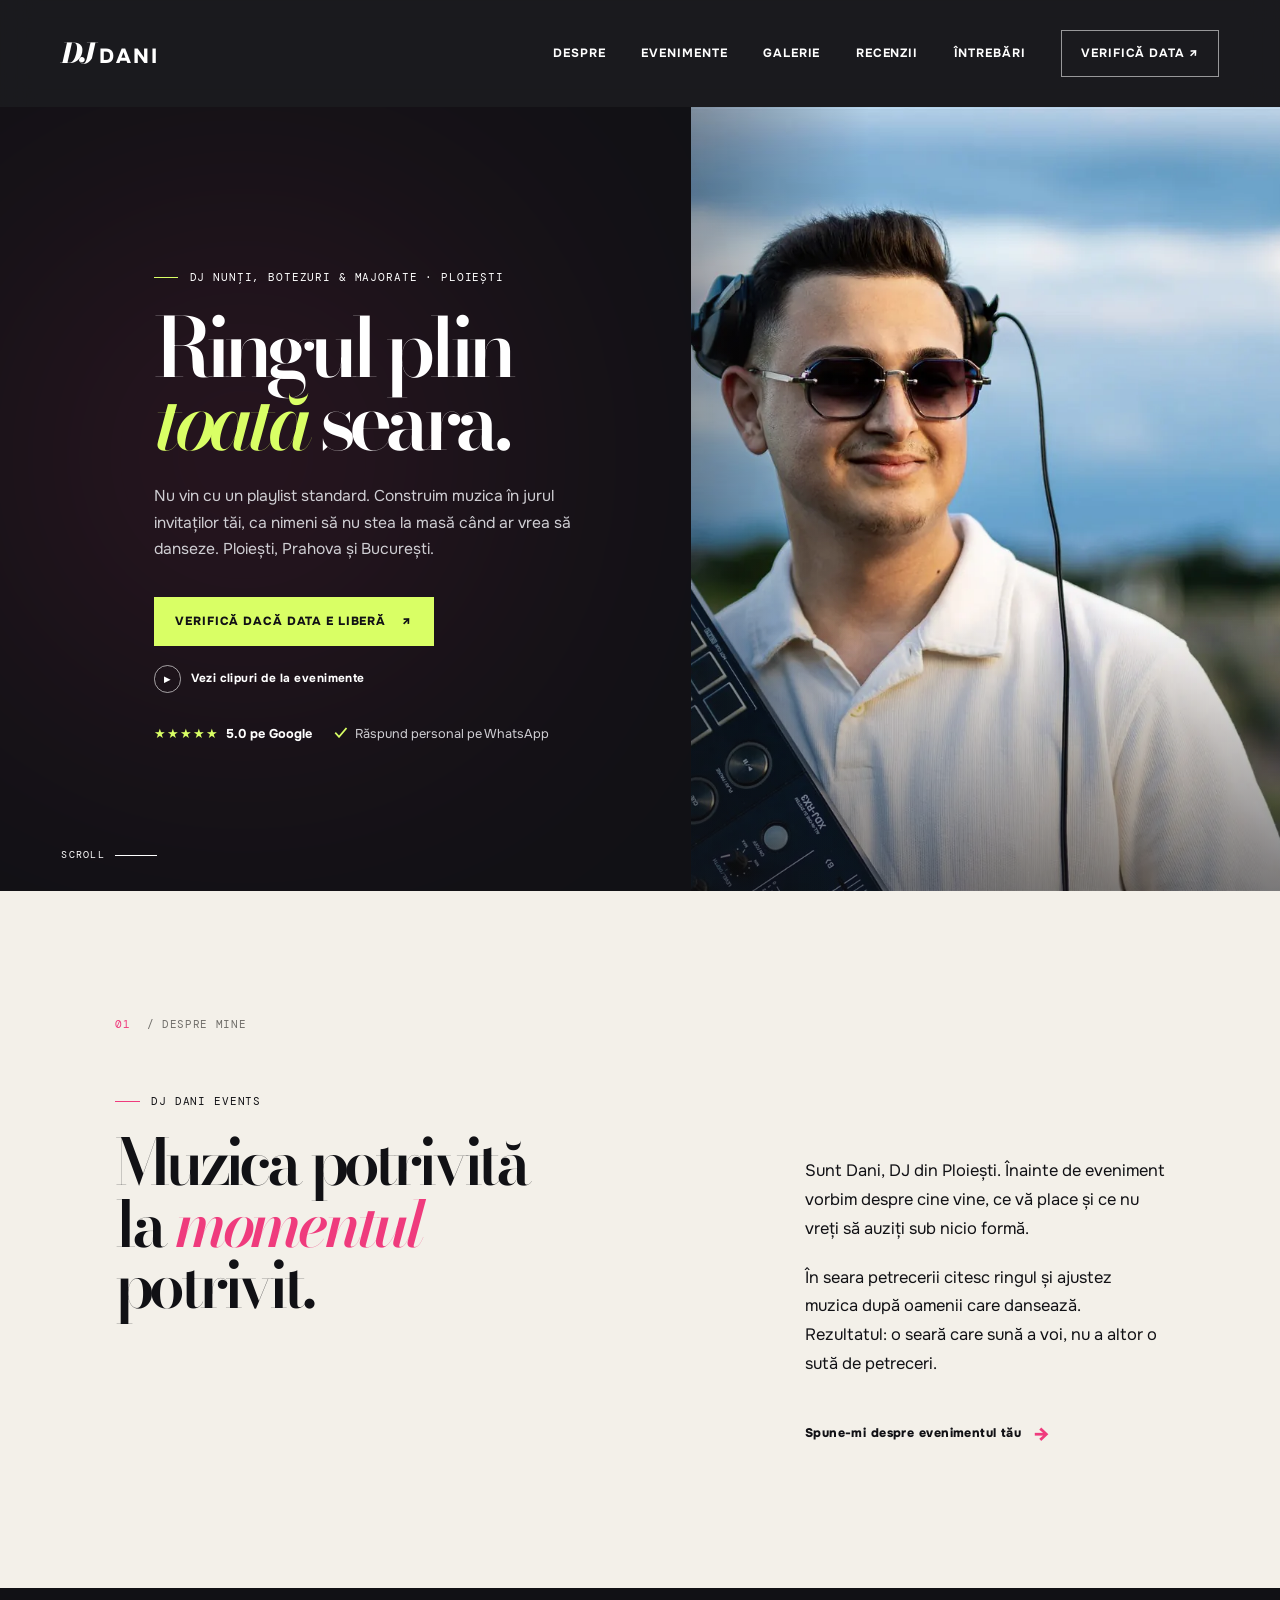
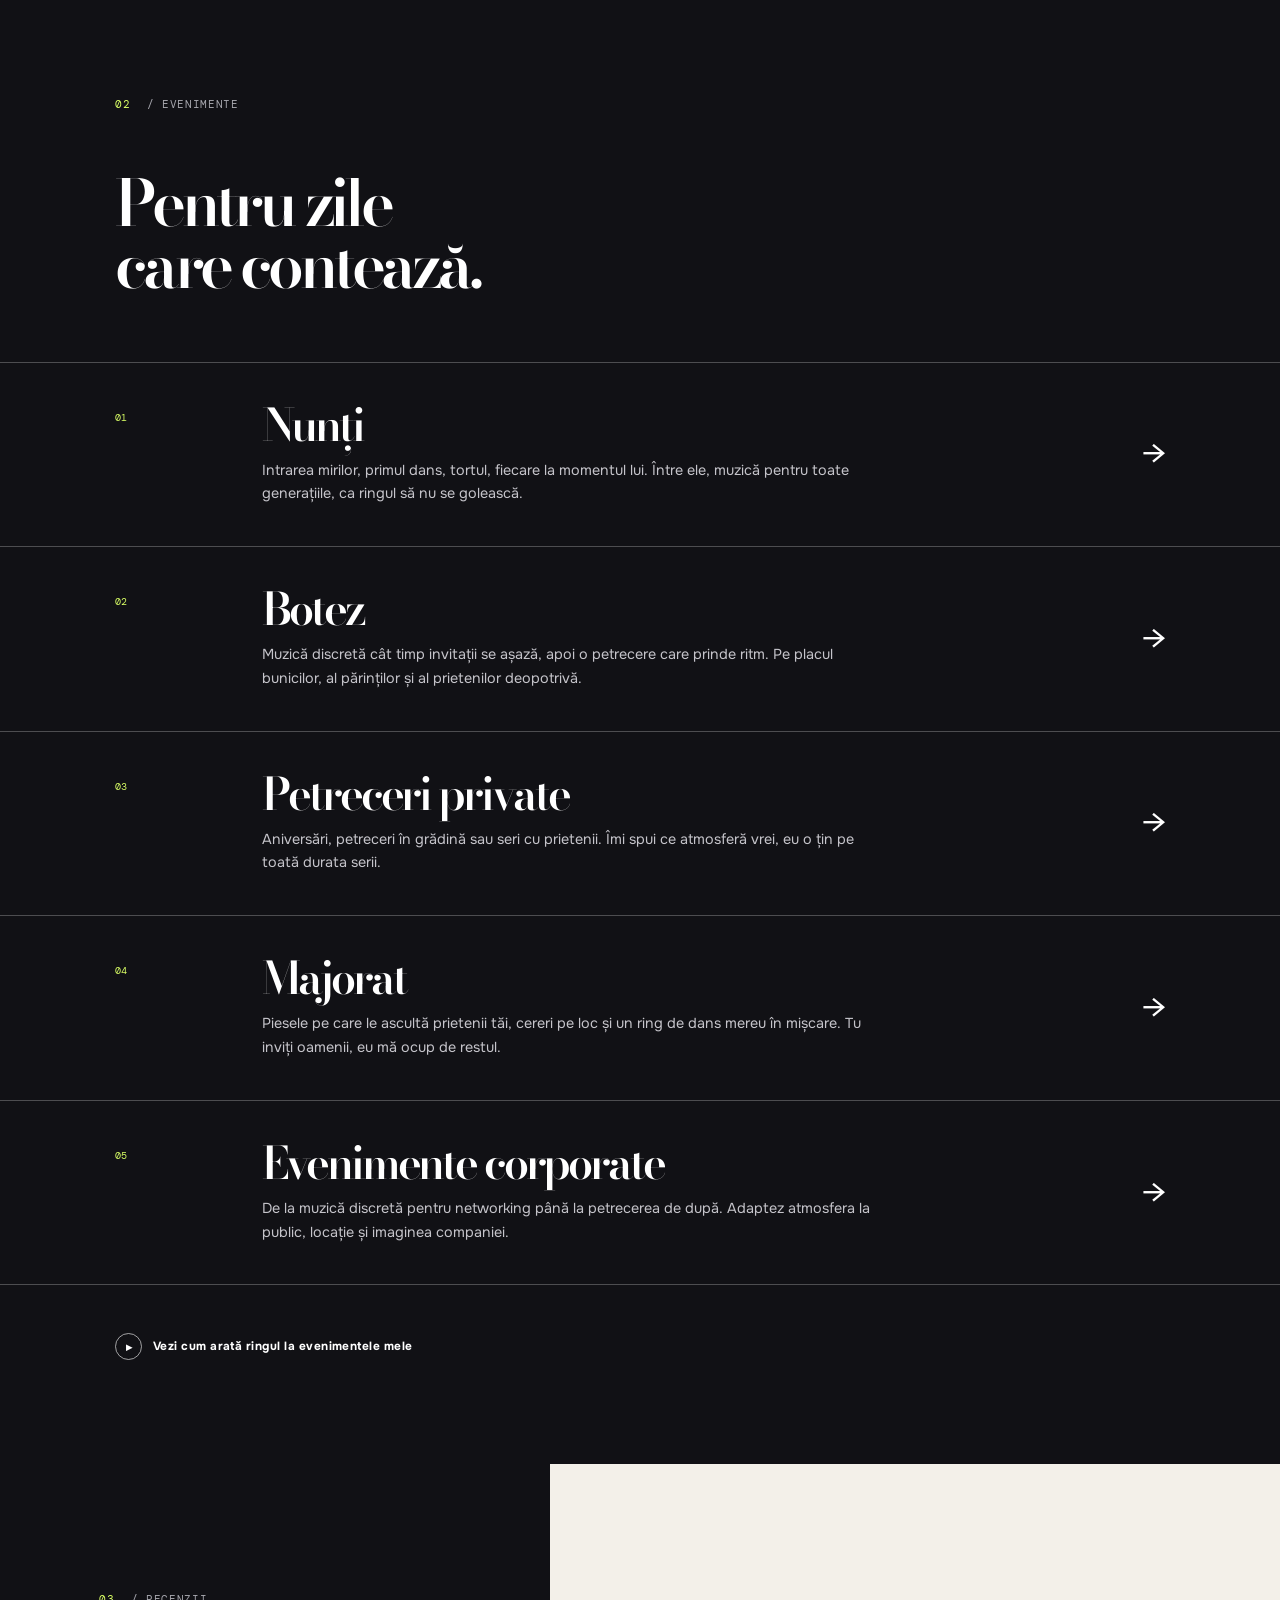
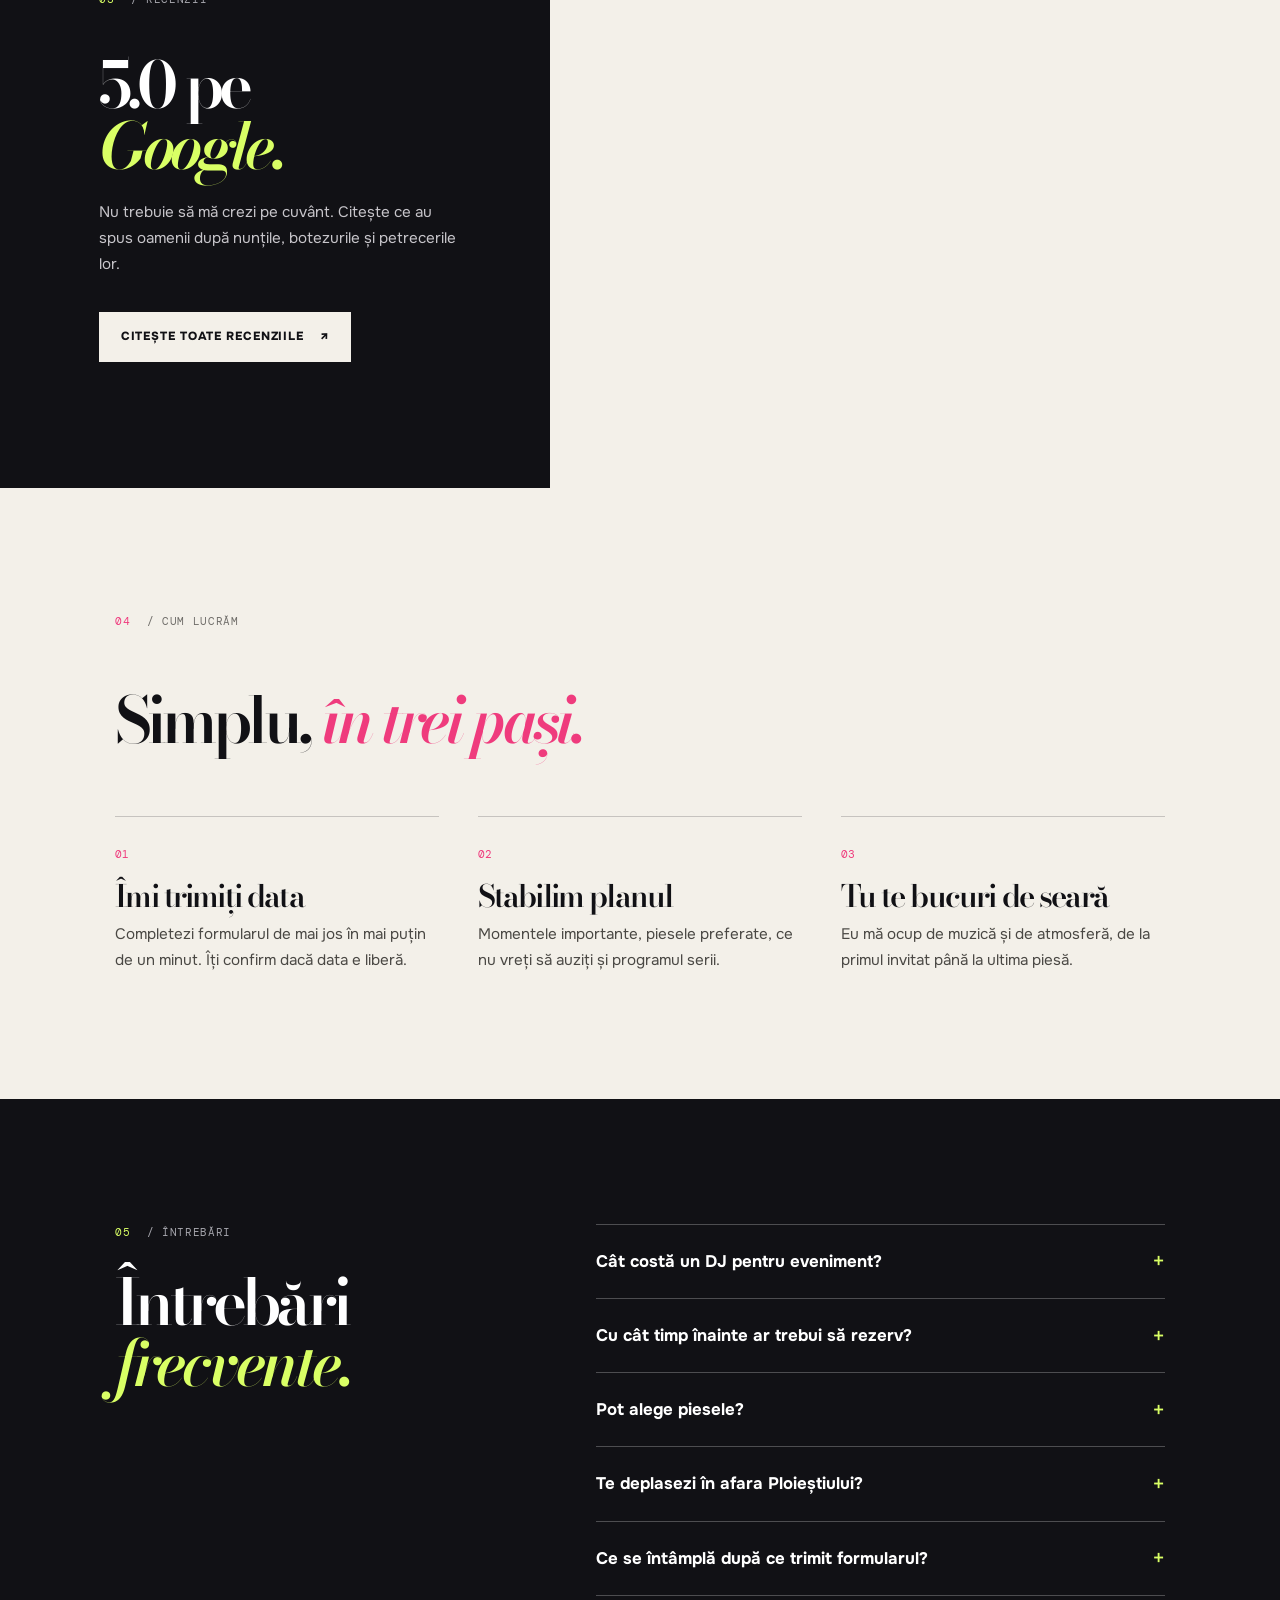
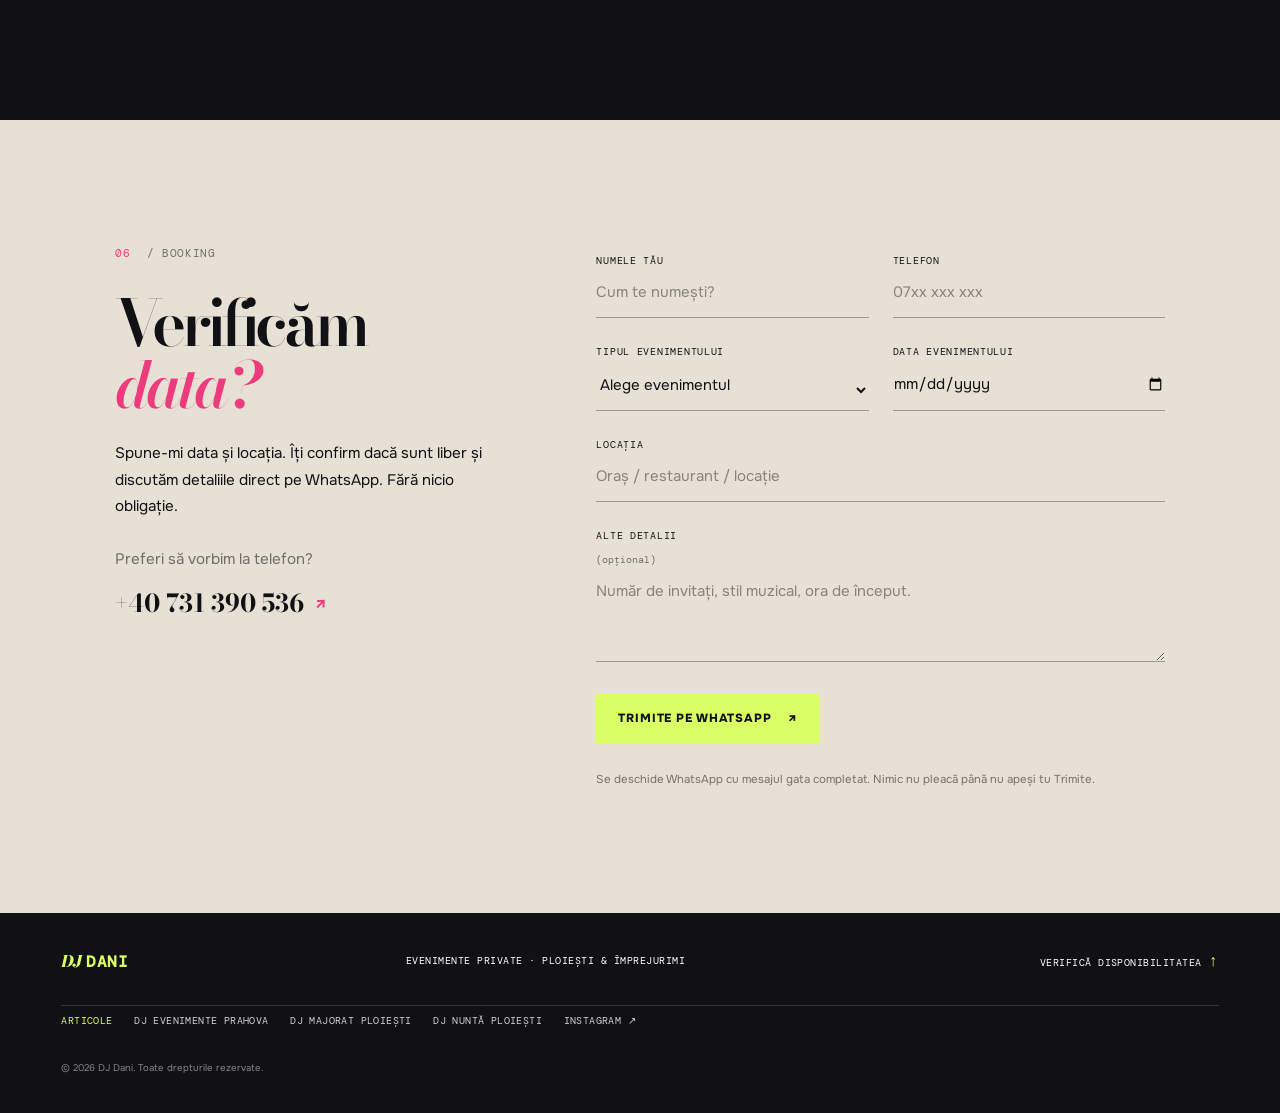
<file: index.html>
<!doctype html>
<html lang="ro">
<head>
  <meta charset="UTF-8" />
  <meta name="viewport" content="width=device-width, initial-scale=1.0" />
  <meta name="theme-color" content="#111115" />
  <meta name="description" content="DJ pentru nunți, botezuri, majorate și petreceri private în Ploiești, Prahova și București. 5.0★ pe Google. Verifică pe WhatsApp dacă data ta e liberă." />
  <meta name="robots" content="index, follow" />
  <meta property="og:type" content="website" />
  <meta property="og:title" content="DJ Dani Events | Ringul plin toată seara" />
  <meta property="og:description" content="DJ pentru nunți, botezuri, majorate și petreceri private în Ploiești, Prahova și București. Verifică dacă data ta e liberă." />
  <meta property="og:image" content="assets/og-image.jpg" />
  <meta property="og:locale" content="ro_RO" />
  <title>DJ Nuntă, Botez și Majorat Ploiești | DJ Dani Events</title>
  <link rel="icon" href="favicon.svg" type="image/svg+xml" />
  <link rel="preconnect" href="https://fonts.googleapis.com" />
  <link rel="preconnect" href="https://fonts.gstatic.com" crossorigin />
  <link href="https://fonts.googleapis.com/css2?family=Bodoni+Moda:ital,opsz,wght@0,6..96,400..800;1,6..96,400..800&family=DM+Mono&family=Onest:wght@400..800&display=swap" rel="stylesheet" />
  <link rel="stylesheet" href="style.css?v=20261106c" />
  <script type="application/ld+json">
  {"@context":"https://schema.org","@type":"LocalBusiness","name":"DJ Dani Events","description":"DJ pentru nunți, botezuri, majorate, petreceri private și evenimente corporate în Ploiești, Prahova și București.","image":"assets/dj-dani-hero-1600.jpg","telephone":"+40731390536","address":{"@type":"PostalAddress","addressLocality":"Ploiești","addressRegion":"Prahova","addressCountry":"RO"},"areaServed":["Ploiești","Prahova","București"],"sameAs":["https://share.google/6orSchTxnuyO5lRxU","https://www.instagram.com/danieldinca_pfa/"]}
  </script>
  <script type="application/ld+json">
  {"@context":"https://schema.org","@type":"FAQPage","mainEntity":[
  {"@type":"Question","name":"Cât costă un DJ pentru eveniment?","acceptedAnswer":{"@type":"Answer","text":"Prețul depinde de tipul evenimentului, durată și locație. Îmi trimiți detaliile prin formular și primești o ofertă clară pentru evenimentul tău."}},
  {"@type":"Question","name":"Cu cât timp înainte ar trebui să rezerv?","acceptedAnswer":{"@type":"Answer","text":"Cât mai devreme. Lucrez un singur eveniment pe seară, iar weekendurile din sezonul de nunți se ocupă primele."}},
  {"@type":"Question","name":"Pot alege piesele?","acceptedAnswer":{"@type":"Answer","text":"Da. Îmi trimiți piesele preferate și, la fel de important, ce nu vrei să auzi. Invitații pot cere piese și pe parcursul serii."}},
  {"@type":"Question","name":"Te deplasezi în afara Ploieștiului?","acceptedAnswer":{"@type":"Answer","text":"Da, în tot județul Prahova, în București și în împrejurimi. Scrie-mi locația și îți confirm."}},
  {"@type":"Question","name":"Ce se întâmplă după ce trimit formularul?","acceptedAnswer":{"@type":"Answer","text":"Se deschide WhatsApp cu mesajul deja completat. Apeși Trimite, iar eu îți răspund direct, fără intermediari."}}
  ]}
  </script>
</head>
<body>
  <header class="site-header" id="top">
    <a class="brand" href="#top" aria-label="DJ Dani, acasă"><span class="brand-dj">DJ</span><span>DANI</span></a>
    <button class="menu-toggle" type="button" aria-label="Deschide meniul" aria-expanded="false" aria-controls="main-nav"><span></span><span></span></button>
    <nav class="main-nav" id="main-nav" aria-label="Navigație principală">
      <a href="#despre">Despre</a><a href="#experiente">Evenimente</a><a href="galerie.html">Galerie</a><a href="#recenzii">Recenzii</a><a href="#intrebari">Întrebări</a><a class="nav-cta" href="#booking">Verifică data <span aria-hidden="true">↗</span></a>
    </nav>
  </header>

  <main>
    <section class="hero" aria-labelledby="hero-title">
      <div class="hero-content">
        <h1 id="hero-title"><span class="eyebrow"><span></span> DJ nunți, botezuri &amp; majorate · Ploiești</span>Ringul plin<br><em>toată</em> seara.</h1>
        <p class="hero-copy">Nu vin cu un playlist standard. Construim muzica în jurul invitaților tăi, ca nimeni să nu stea la masă când ar vrea să danseze. Ploiești, Prahova și București.</p>
        <div class="hero-actions"><a class="button button-primary" href="#booking">Verifică dacă data e liberă <span aria-hidden="true">↗</span></a><a class="text-link" href="galerie.html"><span class="play-icon" aria-hidden="true">▶</span> Vezi clipuri de la evenimente</a></div>
        <a class="hero-proof" href="#recenzii"><span class="hero-proof-item"><span class="stars" aria-hidden="true">★★★★★</span> <strong>5.0 pe Google</strong></span> <span class="hero-proof-item"><span class="check" aria-hidden="true">✓</span> Răspund personal pe WhatsApp</span></a>
      </div>
      <div class="hero-visual">
        <picture class="hero-photo-wrap"><source media="(max-width: 700px)" srcset="assets/dj-dani-hero-800.webp" type="image/webp"><source media="(max-width: 700px)" srcset="assets/dj-dani-hero-800.jpg"><source srcset="assets/dj-dani-hero-1600.webp" type="image/webp"><img src="assets/dj-dani-hero-1600.jpg" alt="DJ Dani cu căștile și controllerul său" width="1600" height="1067" fetchpriority="high"></picture>
      </div>
      <a class="scroll-cue" href="#despre"><span>SCROLL</span><i></i></a>
    </section>

    <section class="intro section-pad" id="despre" aria-labelledby="intro-title">
      <div class="section-index">01 <span>/ DESPRE MINE</span></div>
      <div class="intro-grid"><div><p class="eyebrow dark"><span></span> DJ DANI EVENTS</p><h2 id="intro-title">Muzica potrivită <br>la <em>momentul </em><br>potrivit.</h2></div><div class="intro-text"><p>Sunt Dani, DJ din Ploiești. Înainte de eveniment vorbim despre cine vine, ce vă place și ce nu vreți să auziți sub nicio formă.</p><p>În seara petrecerii citesc ringul și ajustez muzica după oamenii care dansează. Rezultatul: o seară care sună a voi, nu a altor o sută de petreceri.</p><a class="arrow-link" href="#booking">Spune-mi despre evenimentul tău <span aria-hidden="true">→</span></a></div></div>
    </section>

    <section class="services" id="experiente" aria-labelledby="services-title">
      <div class="section-pad services-head"><div class="section-index light">02 <span>/ EVENIMENTE</span></div><h2 id="services-title">Pentru zile<br>care contează.</h2></div>
      <div class="service-list">
        <a class="service-item" href="#booking" data-event="Nuntă"><span class="service-number">01</span><div><h3>Nunți</h3><p>Intrarea mirilor, primul dans, tortul, fiecare la momentul lui. Între ele, muzică pentru toate generațiile, ca ringul să nu se golească.</p></div><span class="service-arrow" aria-hidden="true">→</span></a>
        <a class="service-item" href="#booking" data-event="Botez"><span class="service-number">02</span><div><h3>Botez</h3><p>Muzică discretă cât timp invitații se așază, apoi o petrecere care prinde ritm. Pe placul bunicilor, al părinților și al prietenilor deopotrivă.</p></div><span class="service-arrow" aria-hidden="true">→</span></a>
        <a class="service-item" href="#booking" data-event="Petrecere privată"><span class="service-number">03</span><div><h3>Petreceri private</h3><p>Aniversări, petreceri în grădină sau seri cu prietenii. Îmi spui ce atmosferă vrei, eu o țin pe toată durata serii.</p></div><span class="service-arrow" aria-hidden="true">→</span></a>
        <a class="service-item" href="#booking" data-event="Majorat"><span class="service-number">04</span><div><h3>Majorat</h3><p>Piesele pe care le ascultă prietenii tăi, cereri pe loc și un ring de dans mereu în mișcare. Tu inviți oamenii, eu mă ocup de restul.</p></div><span class="service-arrow" aria-hidden="true">→</span></a>
        <a class="service-item" href="#booking" data-event="Eveniment corporate"><span class="service-number">05</span><div><h3>Evenimente corporate</h3><p>De la muzică discretă pentru networking până la petrecerea de după. Adaptez atmosfera la public, locație și imaginea companiei.</p></div><span class="service-arrow" aria-hidden="true">→</span></a>
      </div>
      <div class="section-pad services-foot"><a class="text-link" href="galerie.html"><span class="play-icon" aria-hidden="true">▶</span> Vezi cum arată ringul la evenimentele mele</a></div>
    </section>

    <section class="reviews" id="recenzii" aria-labelledby="reviews-title">
      <div class="reviews-copy"><div class="section-index light">03 <span>/ RECENZII</span></div><h2 id="reviews-title">5.0 pe<br><em>Google.</em></h2><p>Nu trebuie să mă crezi pe cuvânt. Citește ce au spus oamenii după nunțile, botezurile și petrecerile lor.</p><a class="button button-cream" href="https://share.google/6orSchTxnuyO5lRxU" target="_blank" rel="noreferrer">Citește toate recenziile <span aria-hidden="true">↗</span></a></div>
      <div class="reviews-widget" aria-label="Recenzii Google pentru DJ Dani Events">
        <div id="reviews-widget-372"></div>
        <noscript><a href="https://share.google/6orSchTxnuyO5lRxU">Vezi recenziile Google pentru DJ Dani Events</a></noscript>
      </div>
    </section>

    <section class="process section-pad" aria-labelledby="process-title">
      <div class="section-index">04 <span>/ CUM LUCRĂM</span></div>
      <h2 id="process-title">Simplu, <em>în trei pași.</em></h2>
      <ol class="process-list">
        <li><span class="process-step">01</span><h3>Îmi trimiți data</h3><p>Completezi formularul de mai jos în mai puțin de un minut. Îți confirm dacă data e liberă.</p></li>
        <li><span class="process-step">02</span><h3>Stabilim planul</h3><p>Momentele importante, piesele preferate, ce nu vreți să auziți și programul serii.</p></li>
        <li><span class="process-step">03</span><h3>Tu te bucuri de seară</h3><p>Eu mă ocup de muzică și de atmosferă, de la primul invitat până la ultima piesă.</p></li>
      </ol>
    </section>

    <section class="faq section-pad" id="intrebari" aria-labelledby="faq-title">
      <div class="faq-head"><div class="section-index light">05 <span>/ ÎNTREBĂRI</span></div><h2 id="faq-title">Întrebări<br><em>frecvente.</em></h2></div>
      <div class="faq-list">
        <details><summary>Cât costă un DJ pentru eveniment?</summary><p>Prețul depinde de tipul evenimentului, durată și locație. Îmi trimiți detaliile prin formular și primești o ofertă clară pentru evenimentul tău.</p></details>
        <details><summary>Cu cât timp înainte ar trebui să rezerv?</summary><p>Cât mai devreme. Lucrez un singur eveniment pe seară, iar weekendurile din sezonul de nunți se ocupă primele.</p></details>
        <details><summary>Pot alege piesele?</summary><p>Da. Îmi trimiți piesele preferate și, la fel de important, ce nu vrei să auzi. Invitații pot cere piese și pe parcursul serii.</p></details>
        <details><summary>Te deplasezi în afara Ploieștiului?</summary><p>Da, în tot județul Prahova, în București și în împrejurimi. Scrie-mi locația și îți confirm.</p></details>
        <details><summary>Ce se întâmplă după ce trimit formularul?</summary><p>Se deschide WhatsApp cu mesajul deja completat. Apeși Trimite, iar eu îți răspund direct, fără intermediari.</p></details>
      </div>
    </section>

    <section class="booking section-pad" id="booking" aria-labelledby="booking-title">
      <div class="booking-intro"><div class="section-index">06 <span>/ BOOKING</span></div><h2 id="booking-title">Verificăm<br><em>data?</em></h2><p>Spune-mi data și locația. Îți confirm dacă sunt liber și discutăm detaliile direct pe WhatsApp. Fără nicio obligație.</p><p class="booking-alt">Preferi să vorbim la telefon?</p><a class="phone-link" href="tel:+40731390536">+40 731 390 536 <span aria-hidden="true">↗</span></a></div>
      <form class="booking-form" id="booking-form" novalidate><div class="form-row"><label>Numele tău <input type="text" name="name" placeholder="Cum te numești?" required autocomplete="name"></label><label>Telefon <input type="tel" name="phone" placeholder="07xx xxx xxx" required autocomplete="tel" inputmode="tel" pattern="[0-9+ ()\-]{9,}"></label></div><div class="form-row"><label>Tipul evenimentului <select name="event" required><option value="" selected disabled>Alege evenimentul</option><option>Nuntă</option><option>Botez</option><option>Petrecere privată</option><option>Majorat</option><option>Eveniment corporate</option><option>Alt eveniment</option></select></label><label>Data evenimentului <input type="date" name="date" required></label></div><label>Locația <input type="text" name="location" placeholder="Oraș / restaurant / locație" required autocomplete="address-level2"></label><label>Alte detalii <span class="optional">(opțional)</span> <textarea name="message" rows="3" placeholder="Număr de invitați, stil muzical, ora de început."></textarea></label><button class="button button-primary submit-button" type="submit">Trimite pe WhatsApp <span aria-hidden="true">↗</span></button><p class="form-note">Se deschide WhatsApp cu mesajul gata completat. Nimic nu pleacă până nu apeși tu Trimite.</p><p class="form-status" role="status" aria-live="polite" hidden></p></form>
    </section>
  </main>
  <footer class="site-footer"><a class="brand footer-brand" href="#top"><span class="brand-dj">DJ</span><span>DANI</span></a><p>Evenimente private · Ploiești & împrejurimi</p><a href="#booking">Verifică disponibilitatea <span>↑</span></a><nav class="footer-articles" aria-label="Articole"><span>Articole</span><a href="blog/dj-evenimente-prahova.html">DJ evenimente Prahova</a><a href="blog/dj-majorat-ploiesti.html">DJ majorat Ploiești</a><a href="blog/dj-nunta-ploiesti.html">DJ nuntă Ploiești</a><a href="https://www.instagram.com/danieldinca_pfa/" target="_blank" rel="noreferrer">Instagram ↗</a></nav><small>© <span id="year"></span> DJ Dani. Toate drepturile rezervate.</small></footer>
  <div class="mobile-sticky-cta" aria-label="Contact rapid">
    <a class="mobile-whatsapp" href="https://wa.me/40731390536" target="_blank" rel="noreferrer">WhatsApp</a>
    <a class="mobile-call" href="tel:+40731390536">Sună acum</a>
  </div>
  <script src="script.js?v=20261106c" defer></script>
</body>
</html>
</file>
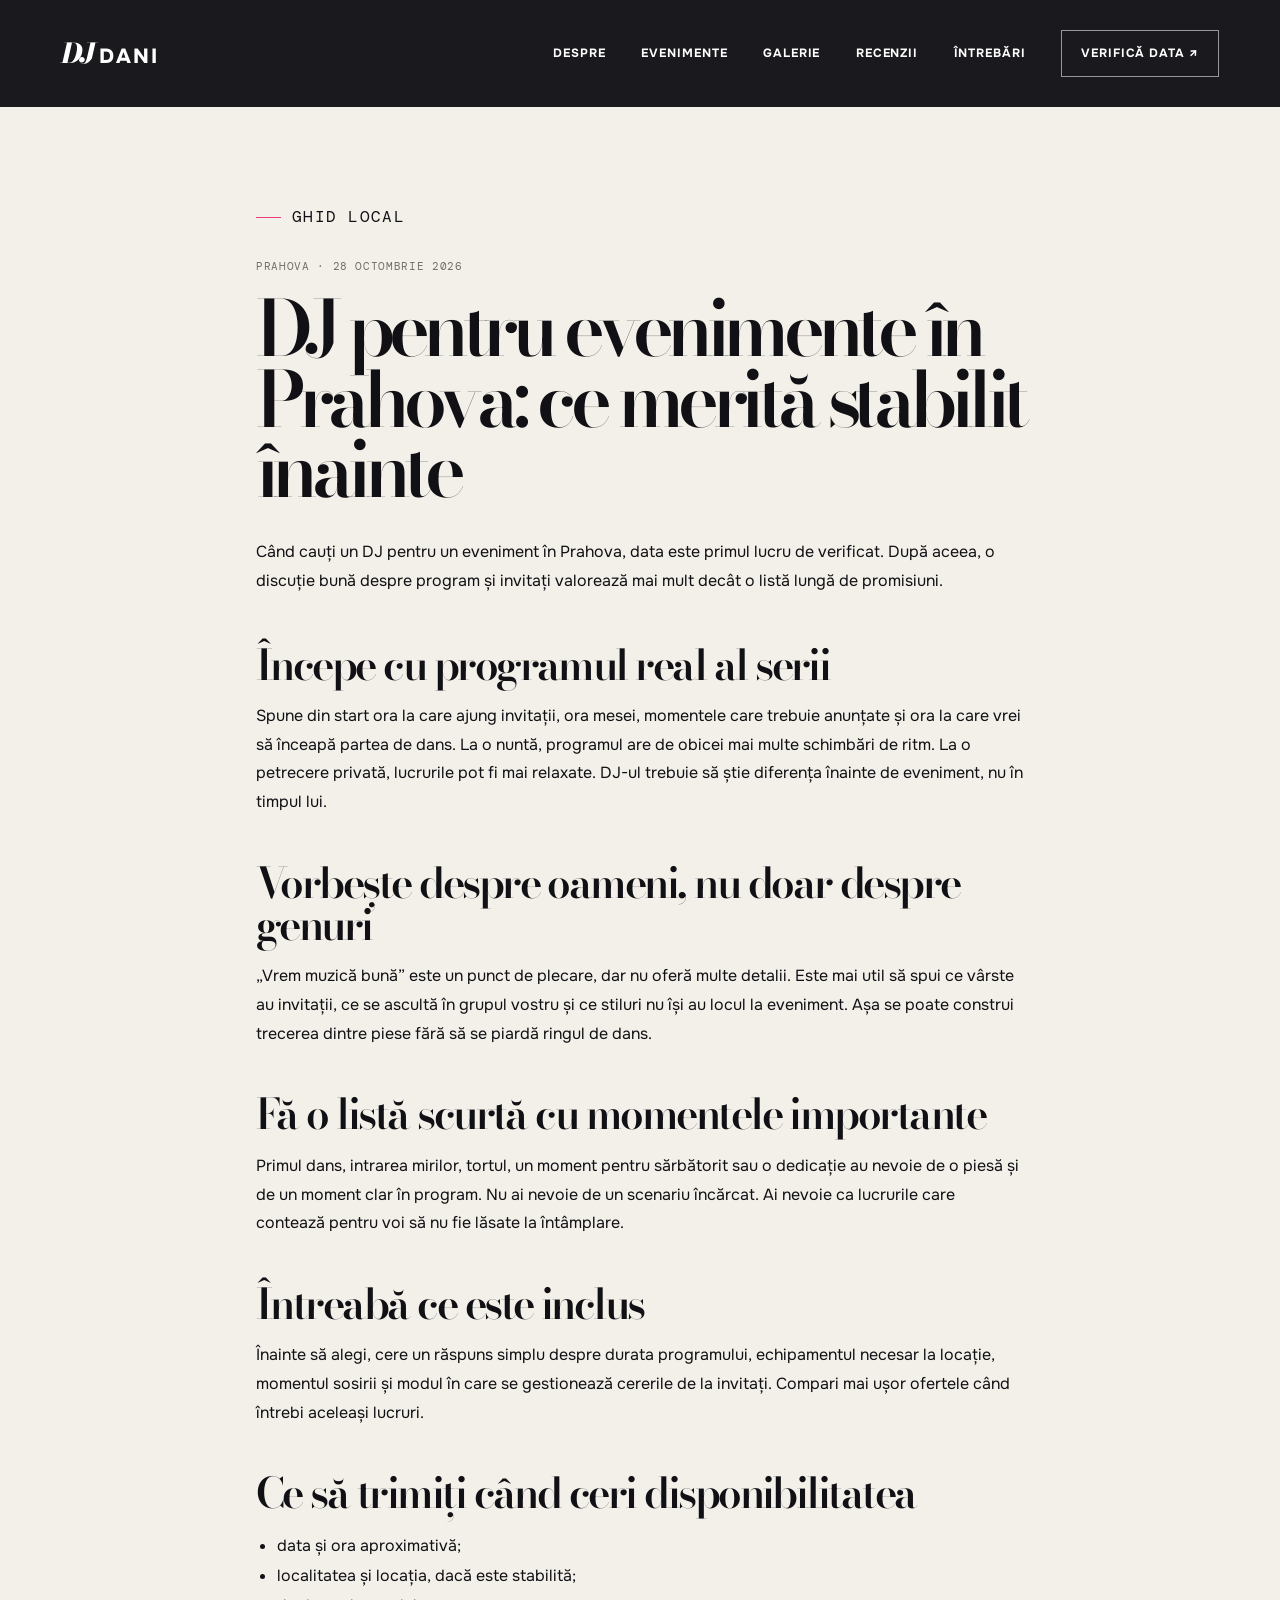
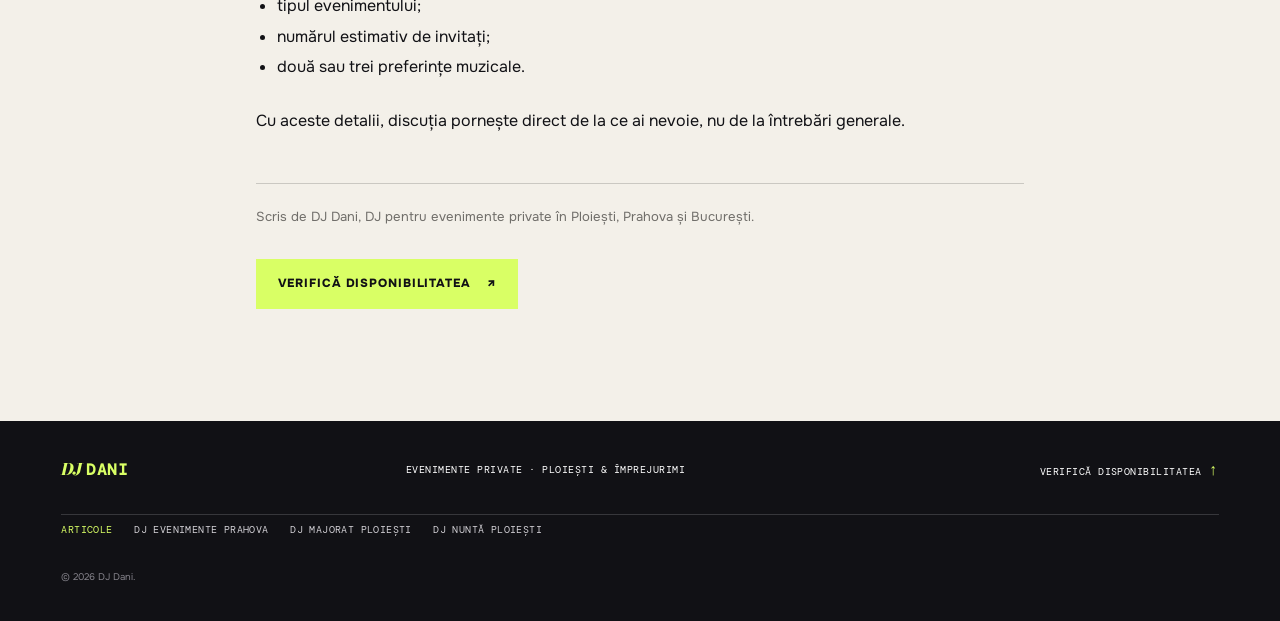
<file: blog/dj-evenimente-prahova.html>
<!doctype html>
<html lang="ro">
<head>
  <meta charset="UTF-8">
  <meta name="viewport" content="width=device-width, initial-scale=1.0">
  <meta name="description" content="Cauți DJ pentru evenimente în Prahova? Află ce să stabilești înainte de nuntă, botez, majorat sau petrecere privată.">
  <meta name="robots" content="index, follow">
  <title>DJ evenimente Prahova: ce să stabilești înainte | DJ Dani</title>
  <link rel="preconnect" href="https://fonts.googleapis.com"><link rel="preconnect" href="https://fonts.gstatic.com" crossorigin>
  <link href="https://fonts.googleapis.com/css2?family=Bodoni+Moda:ital,opsz,wght@0,6..96,400..800;1,6..96,400..800&family=DM+Mono&family=Onest:wght@400..800&display=swap" rel="stylesheet">
  <link rel="stylesheet" href="../style.css?v=20261106c"><link rel="icon" href="../favicon.svg" type="image/svg+xml">
  <script type="application/ld+json">{"@context":"https://schema.org","@type":"BlogPosting","headline":"DJ evenimente Prahova: ce să stabilești înainte","description":"Ghid practic pentru alegerea unui DJ la un eveniment în Prahova.","datePublished":"2026-10-28","dateModified":"2026-10-28","author":{"@type":"Person","name":"DJ Dani"},"publisher":{"@type":"Organization","name":"DJ Dani Events"}}</script>
</head>
<body class="article-page">
  <header class="site-header article-header"><a class="brand" href="../index.html"><span class="brand-dj">DJ</span><span>DANI</span></a><button class="menu-toggle" type="button" aria-label="Deschide meniul" aria-expanded="false"><span></span><span></span></button><nav class="main-nav" aria-label="Navigație principală"><a href="../index.html#despre">Despre</a><a href="../index.html#experiente">Evenimente</a><a href="../galerie.html">Galerie</a><a href="../index.html#recenzii">Recenzii</a><a href="../index.html#intrebari">Întrebări</a><a class="nav-cta" href="../index.html#booking">Verifică data <span aria-hidden="true">↗</span></a></nav></header>
  <main class="article-main">
    <article>
      <p class="eyebrow dark"><span></span> GHID LOCAL</p>
      <p class="article-kicker">Prahova · 28 octombrie 2026</p>
      <h1>DJ pentru evenimente în Prahova: ce merită stabilit înainte</h1>
      <p class="article-lead">Când cauți un DJ pentru un eveniment în Prahova, data este primul lucru de verificat. După aceea, o discuție bună despre program și invitați valorează mai mult decât o listă lungă de promisiuni.</p>
      <h2>Începe cu programul real al serii</h2>
      <p>Spune din start ora la care ajung invitații, ora mesei, momentele care trebuie anunțate și ora la care vrei să înceapă partea de dans. La o nuntă, programul are de obicei mai multe schimbări de ritm. La o petrecere privată, lucrurile pot fi mai relaxate. DJ-ul trebuie să știe diferența înainte de eveniment, nu în timpul lui.</p>
      <h2>Vorbește despre oameni, nu doar despre genuri</h2>
      <p>„Vrem muzică bună” este un punct de plecare, dar nu oferă multe detalii. Este mai util să spui ce vârste au invitații, ce se ascultă în grupul vostru și ce stiluri nu își au locul la eveniment. Așa se poate construi trecerea dintre piese fără să se piardă ringul de dans.</p>
      <h2>Fă o listă scurtă cu momentele importante</h2>
      <p>Primul dans, intrarea mirilor, tortul, un moment pentru sărbătorit sau o dedicație au nevoie de o piesă și de un moment clar în program. Nu ai nevoie de un scenariu încărcat. Ai nevoie ca lucrurile care contează pentru voi să nu fie lăsate la întâmplare.</p>
      <h2>Întreabă ce este inclus</h2>
      <p>Înainte să alegi, cere un răspuns simplu despre durata programului, echipamentul necesar la locație, momentul sosirii și modul în care se gestionează cererile de la invitați. Compari mai ușor ofertele când întrebi aceleași lucruri.</p>
      <h2>Ce să trimiți când ceri disponibilitatea</h2>
      <ul><li>data și ora aproximativă;</li><li>localitatea și locația, dacă este stabilită;</li><li>tipul evenimentului;</li><li>numărul estimativ de invitați;</li><li>două sau trei preferințe muzicale.</li></ul>
      <p>Cu aceste detalii, discuția pornește direct de la ce ai nevoie, nu de la întrebări generale.</p>
      <p class="article-byline">Scris de DJ Dani, DJ pentru evenimente private în Ploiești, Prahova și București.</p>
      <a class="button button-primary" href="../index.html#booking">Verifică disponibilitatea <span aria-hidden="true">↗</span></a>
    </article>
  </main>
  <footer class="site-footer"><a class="brand footer-brand" href="../index.html"><span class="brand-dj">DJ</span><span>DANI</span></a><p>Evenimente private · Ploiești & împrejurimi</p><a href="../index.html#booking">Verifică disponibilitatea <span>↑</span></a><nav class="footer-articles" aria-label="Articole"><span>Articole</span><a href="dj-evenimente-prahova.html">DJ evenimente Prahova</a><a href="dj-majorat-ploiesti.html">DJ majorat Ploiești</a><a href="dj-nunta-ploiesti.html">DJ nuntă Ploiești</a></nav><small>© <span id="year"></span> DJ Dani.</small></footer>
  <div class="mobile-sticky-cta" aria-label="Contact rapid"><a class="mobile-whatsapp" href="https://wa.me/40731390536" target="_blank" rel="noreferrer">WhatsApp</a><a class="mobile-call" href="tel:+40731390536">Sună acum</a></div>
  <script src="../script.js?v=20261106c" defer></script>
</body>
</html>
</file>
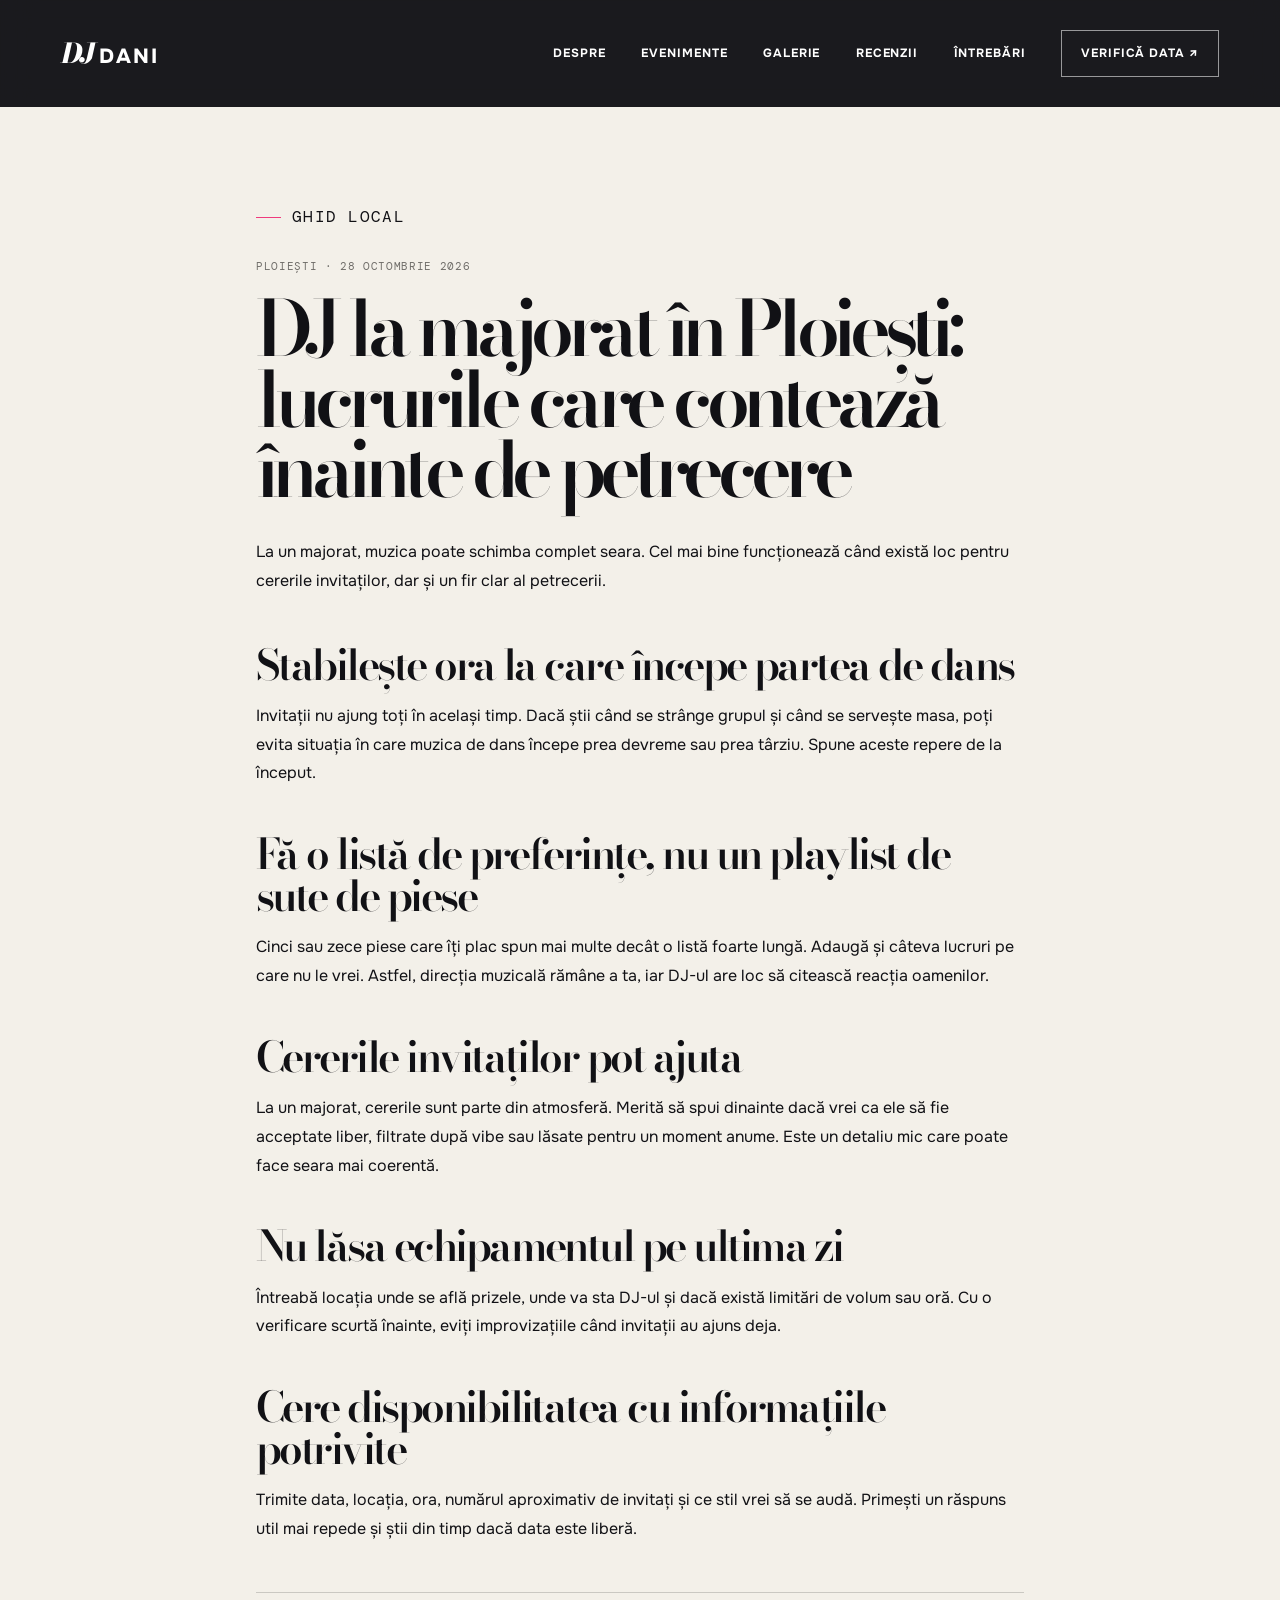
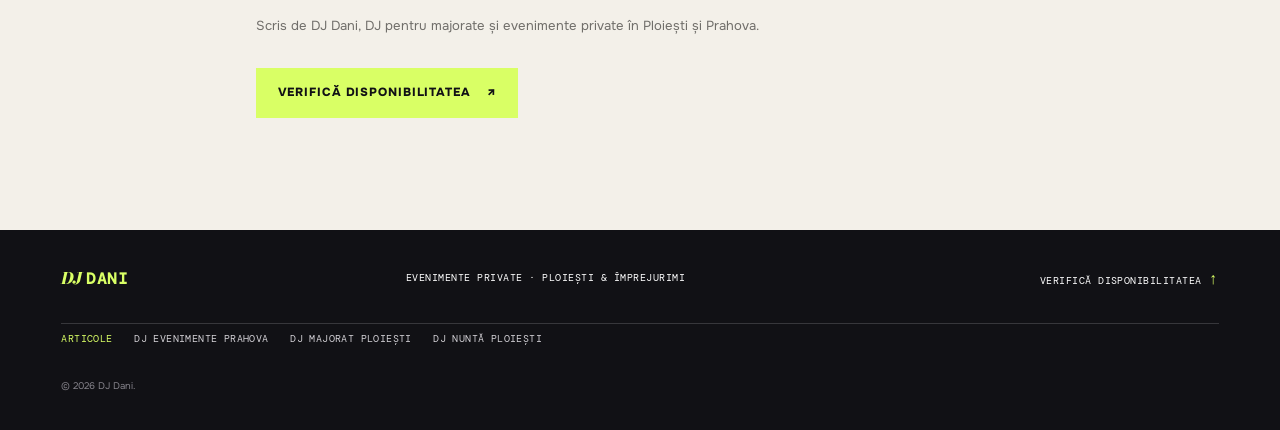
<file: blog/dj-majorat-ploiesti.html>
<!doctype html>
<html lang="ro">
<head>
  <meta charset="UTF-8"><meta name="viewport" content="width=device-width, initial-scale=1.0">
  <meta name="description" content="Cauți DJ pentru majorat în Ploiești? Un ghid simplu despre program, cereri muzicale și detaliile care fac petrecerea să curgă bine.">
  <meta name="robots" content="index, follow"><title>DJ majorat Ploiești: cum pregătești petrecerea | DJ Dani</title>
  <link rel="preconnect" href="https://fonts.googleapis.com"><link rel="preconnect" href="https://fonts.gstatic.com" crossorigin><link href="https://fonts.googleapis.com/css2?family=Bodoni+Moda:ital,opsz,wght@0,6..96,400..800;1,6..96,400..800&family=DM+Mono&family=Onest:wght@400..800&display=swap" rel="stylesheet"><link rel="stylesheet" href="../style.css?v=20261106c"><link rel="icon" href="../favicon.svg" type="image/svg+xml">
  <script type="application/ld+json">{"@context":"https://schema.org","@type":"BlogPosting","headline":"DJ majorat Ploiești: cum pregătești petrecerea","description":"Ghid practic pentru organizarea unui majorat în Ploiești.","datePublished":"2026-10-28","dateModified":"2026-10-28","author":{"@type":"Person","name":"DJ Dani"},"publisher":{"@type":"Organization","name":"DJ Dani Events"}}</script>
</head>
<body class="article-page">
  <header class="site-header article-header"><a class="brand" href="../index.html"><span class="brand-dj">DJ</span><span>DANI</span></a><button class="menu-toggle" type="button" aria-label="Deschide meniul" aria-expanded="false"><span></span><span></span></button><nav class="main-nav" aria-label="Navigație principală"><a href="../index.html#despre">Despre</a><a href="../index.html#experiente">Evenimente</a><a href="../galerie.html">Galerie</a><a href="../index.html#recenzii">Recenzii</a><a href="../index.html#intrebari">Întrebări</a><a class="nav-cta" href="../index.html#booking">Verifică data <span aria-hidden="true">↗</span></a></nav></header>
  <main class="article-main"><article><p class="eyebrow dark"><span></span> GHID LOCAL</p><p class="article-kicker">Ploiești · 28 octombrie 2026</p><h1>DJ la majorat în Ploiești: lucrurile care contează înainte de petrecere</h1><p class="article-lead">La un majorat, muzica poate schimba complet seara. Cel mai bine funcționează când există loc pentru cererile invitaților, dar și un fir clar al petrecerii.</p><h2>Stabilește ora la care începe partea de dans</h2><p>Invitații nu ajung toți în același timp. Dacă știi când se strânge grupul și când se servește masa, poți evita situația în care muzica de dans începe prea devreme sau prea târziu. Spune aceste repere de la început.</p><h2>Fă o listă de preferințe, nu un playlist de sute de piese</h2><p>Cinci sau zece piese care îți plac spun mai multe decât o listă foarte lungă. Adaugă și câteva lucruri pe care nu le vrei. Astfel, direcția muzicală rămâne a ta, iar DJ-ul are loc să citească reacția oamenilor.</p><h2>Cererile invitaților pot ajuta</h2><p>La un majorat, cererile sunt parte din atmosferă. Merită să spui dinainte dacă vrei ca ele să fie acceptate liber, filtrate după vibe sau lăsate pentru un moment anume. Este un detaliu mic care poate face seara mai coerentă.</p><h2>Nu lăsa echipamentul pe ultima zi</h2><p>Întreabă locația unde se află prizele, unde va sta DJ-ul și dacă există limitări de volum sau oră. Cu o verificare scurtă înainte, eviți improvizațiile când invitații au ajuns deja.</p><h2>Cere disponibilitatea cu informațiile potrivite</h2><p>Trimite data, locația, ora, numărul aproximativ de invitați și ce stil vrei să se audă. Primești un răspuns util mai repede și știi din timp dacă data este liberă.</p><p class="article-byline">Scris de DJ Dani, DJ pentru majorate și evenimente private în Ploiești și Prahova.</p><a class="button button-primary" href="../index.html#booking">Verifică disponibilitatea <span aria-hidden="true">↗</span></a></article></main>
  <footer class="site-footer"><a class="brand footer-brand" href="../index.html"><span class="brand-dj">DJ</span><span>DANI</span></a><p>Evenimente private · Ploiești & împrejurimi</p><a href="../index.html#booking">Verifică disponibilitatea <span>↑</span></a><nav class="footer-articles" aria-label="Articole"><span>Articole</span><a href="dj-evenimente-prahova.html">DJ evenimente Prahova</a><a href="dj-majorat-ploiesti.html">DJ majorat Ploiești</a><a href="dj-nunta-ploiesti.html">DJ nuntă Ploiești</a></nav><small>© <span id="year"></span> DJ Dani.</small></footer><div class="mobile-sticky-cta" aria-label="Contact rapid"><a class="mobile-whatsapp" href="https://wa.me/40731390536" target="_blank" rel="noreferrer">WhatsApp</a><a class="mobile-call" href="tel:+40731390536">Sună acum</a></div><script src="../script.js?v=20261106c" defer></script>
</body>
</html>
</file>
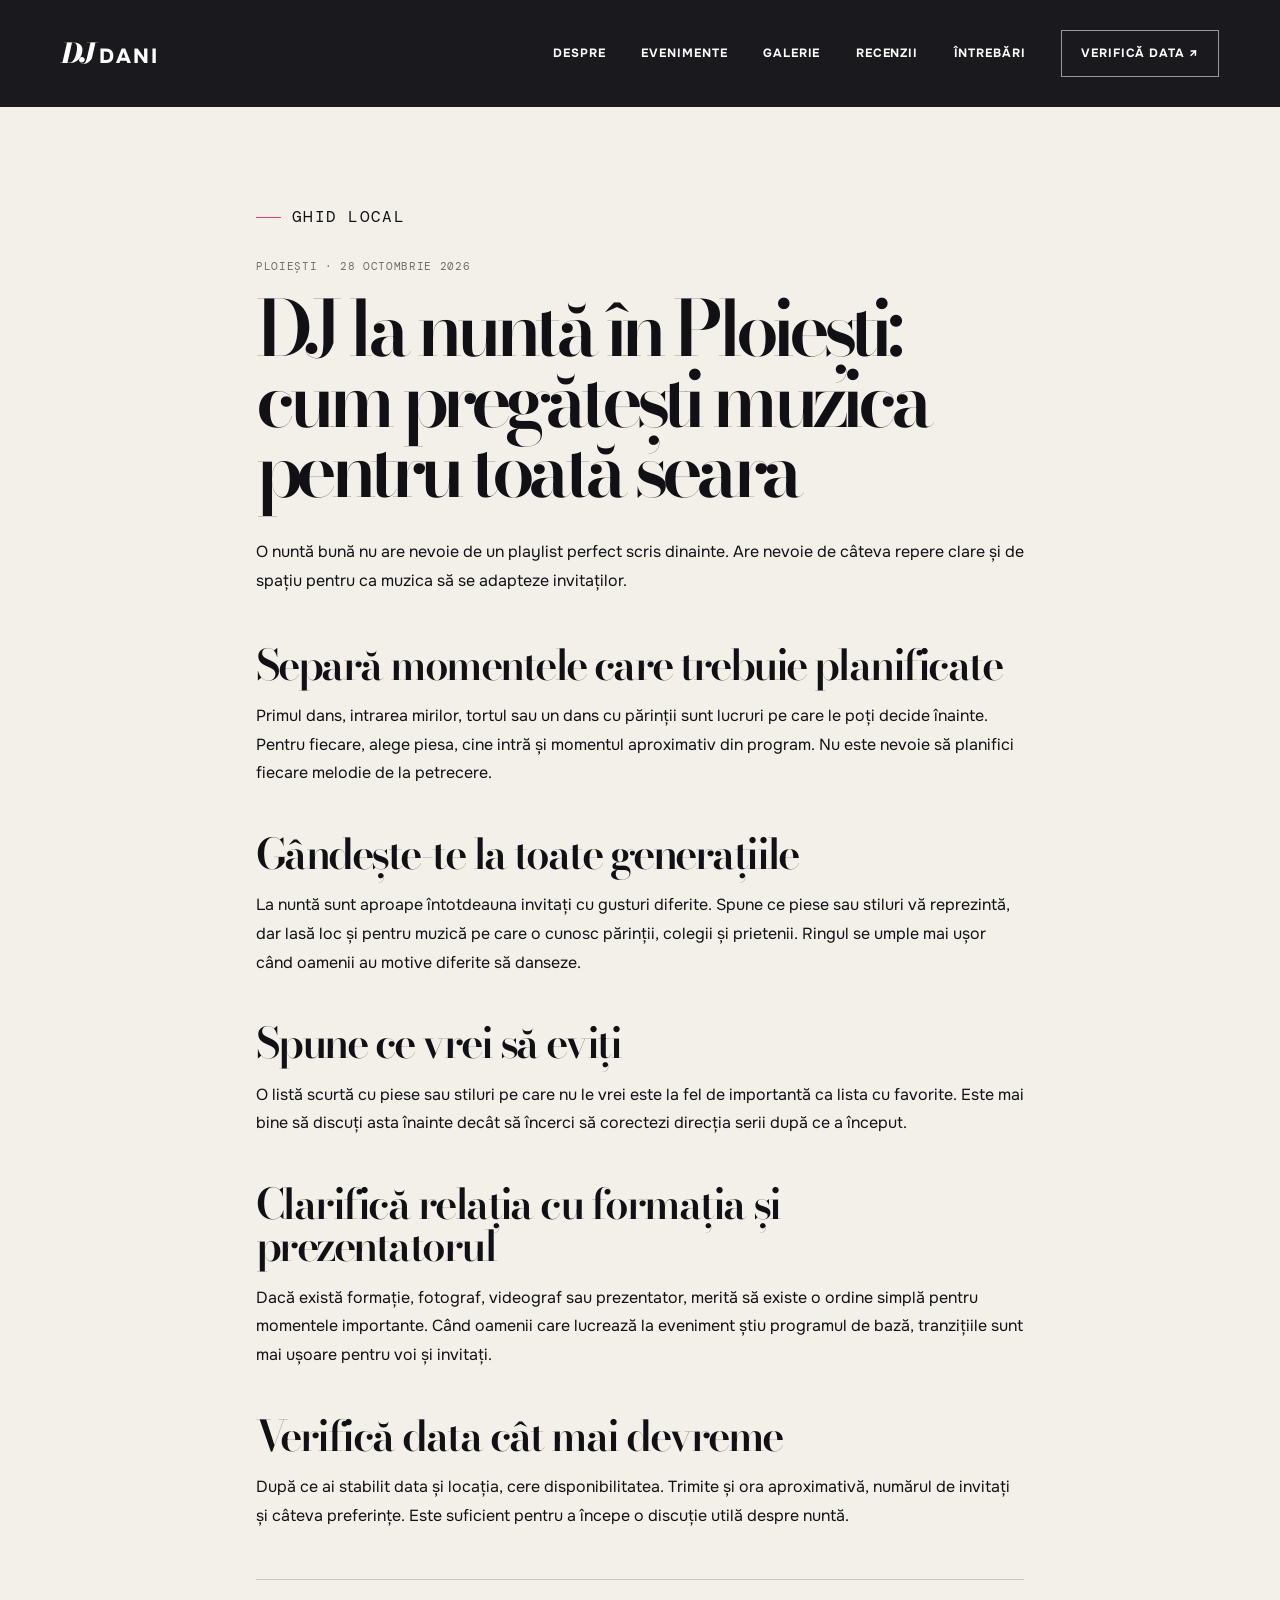
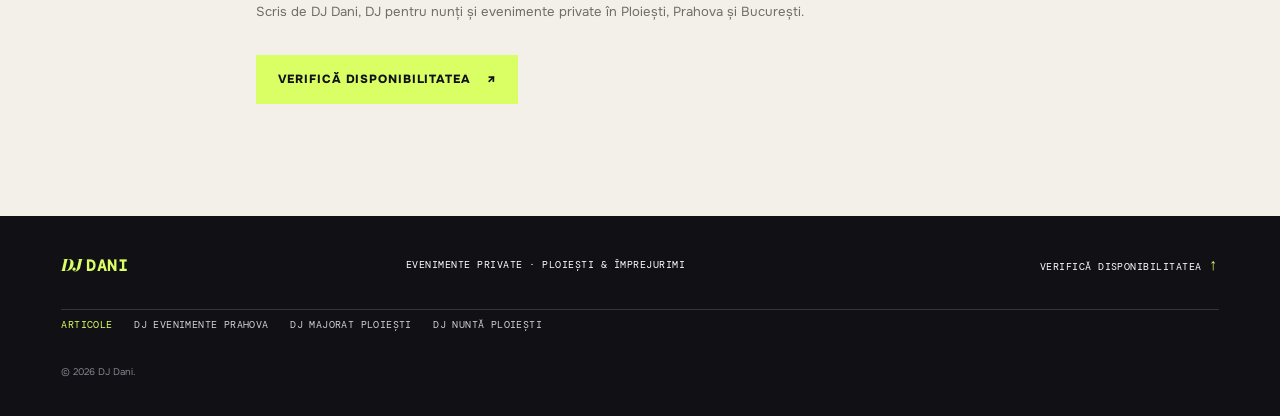
<file: blog/dj-nunta-ploiesti.html>
<!doctype html>
<html lang="ro">
<head>
  <meta charset="UTF-8"><meta name="viewport" content="width=device-width, initial-scale=1.0">
  <meta name="description" content="Cauți DJ pentru nuntă în Ploiești? Vezi ce merită să discuți despre program, primul dans, invitați și muzica de la petrecere.">
  <meta name="robots" content="index, follow"><title>DJ nuntă Ploiești: planul muzical al serii | DJ Dani</title>
  <link rel="preconnect" href="https://fonts.googleapis.com"><link rel="preconnect" href="https://fonts.gstatic.com" crossorigin><link href="https://fonts.googleapis.com/css2?family=Bodoni+Moda:ital,opsz,wght@0,6..96,400..800;1,6..96,400..800&family=DM+Mono&family=Onest:wght@400..800&display=swap" rel="stylesheet"><link rel="stylesheet" href="../style.css?v=20261106c"><link rel="icon" href="../favicon.svg" type="image/svg+xml">
  <script type="application/ld+json">{"@context":"https://schema.org","@type":"BlogPosting","headline":"DJ nuntă Ploiești: planul muzical al serii","description":"Ghid practic pentru organizarea muzicii la o nuntă în Ploiești.","datePublished":"2026-10-28","dateModified":"2026-10-28","author":{"@type":"Person","name":"DJ Dani"},"publisher":{"@type":"Organization","name":"DJ Dani Events"}}</script>
</head>
<body class="article-page">
  <header class="site-header article-header"><a class="brand" href="../index.html"><span class="brand-dj">DJ</span><span>DANI</span></a><button class="menu-toggle" type="button" aria-label="Deschide meniul" aria-expanded="false"><span></span><span></span></button><nav class="main-nav" aria-label="Navigație principală"><a href="../index.html#despre">Despre</a><a href="../index.html#experiente">Evenimente</a><a href="../galerie.html">Galerie</a><a href="../index.html#recenzii">Recenzii</a><a href="../index.html#intrebari">Întrebări</a><a class="nav-cta" href="../index.html#booking">Verifică data <span aria-hidden="true">↗</span></a></nav></header>
  <main class="article-main"><article><p class="eyebrow dark"><span></span> GHID LOCAL</p><p class="article-kicker">Ploiești · 28 octombrie 2026</p><h1>DJ la nuntă în Ploiești: cum pregătești muzica pentru toată seara</h1><p class="article-lead">O nuntă bună nu are nevoie de un playlist perfect scris dinainte. Are nevoie de câteva repere clare și de spațiu pentru ca muzica să se adapteze invitaților.</p><h2>Separă momentele care trebuie planificate</h2><p>Primul dans, intrarea mirilor, tortul sau un dans cu părinții sunt lucruri pe care le poți decide înainte. Pentru fiecare, alege piesa, cine intră și momentul aproximativ din program. Nu este nevoie să planifici fiecare melodie de la petrecere.</p><h2>Gândește-te la toate generațiile</h2><p>La nuntă sunt aproape întotdeauna invitați cu gusturi diferite. Spune ce piese sau stiluri vă reprezintă, dar lasă loc și pentru muzică pe care o cunosc părinții, colegii și prietenii. Ringul se umple mai ușor când oamenii au motive diferite să danseze.</p><h2>Spune ce vrei să eviți</h2><p>O listă scurtă cu piese sau stiluri pe care nu le vrei este la fel de importantă ca lista cu favorite. Este mai bine să discuți asta înainte decât să încerci să corectezi direcția serii după ce a început.</p><h2>Clarifică relația cu formația și prezentatorul</h2><p>Dacă există formație, fotograf, videograf sau prezentator, merită să existe o ordine simplă pentru momentele importante. Când oamenii care lucrează la eveniment știu programul de bază, tranzițiile sunt mai ușoare pentru voi și invitați.</p><h2>Verifică data cât mai devreme</h2><p>După ce ai stabilit data și locația, cere disponibilitatea. Trimite și ora aproximativă, numărul de invitați și câteva preferințe. Este suficient pentru a începe o discuție utilă despre nuntă.</p><p class="article-byline">Scris de DJ Dani, DJ pentru nunți și evenimente private în Ploiești, Prahova și București.</p><a class="button button-primary" href="../index.html#booking">Verifică disponibilitatea <span aria-hidden="true">↗</span></a></article></main>
  <footer class="site-footer"><a class="brand footer-brand" href="../index.html"><span class="brand-dj">DJ</span><span>DANI</span></a><p>Evenimente private · Ploiești & împrejurimi</p><a href="../index.html#booking">Verifică disponibilitatea <span>↑</span></a><nav class="footer-articles" aria-label="Articole"><span>Articole</span><a href="dj-evenimente-prahova.html">DJ evenimente Prahova</a><a href="dj-majorat-ploiesti.html">DJ majorat Ploiești</a><a href="dj-nunta-ploiesti.html">DJ nuntă Ploiești</a></nav><small>© <span id="year"></span> DJ Dani.</small></footer><div class="mobile-sticky-cta" aria-label="Contact rapid"><a class="mobile-whatsapp" href="https://wa.me/40731390536" target="_blank" rel="noreferrer">WhatsApp</a><a class="mobile-call" href="tel:+40731390536">Sună acum</a></div><script src="../script.js?v=20261106c" defer></script>
</body>
</html>
</file>
<file: style.css>
:root{--ink:#111115;--paper:#f3f0e9;--paper-dark:#e7e0d4;--pink:#ef3b7d;--lime:#d9ff65;--muted:#706e6a;--display:"Bodoni Moda",Georgia,serif;--sans:"Onest",Arial,sans-serif;--mono:"DM Mono",monospace}*{box-sizing:border-box}html{scroll-behavior:smooth}body{margin:0;background:var(--paper);color:var(--ink);font-family:var(--sans);font-size:16px;line-height:1.5}a{color:inherit;text-decoration:none}button,input,textarea,select{font:inherit}h1,h2,h3,p{margin-top:0}.site-header{position:absolute;z-index:20;top:0;left:0;width:100%;padding:1.85rem 4.8vw;display:flex;align-items:center;justify-content:space-between;color:#fff}.brand{display:flex;align-items:baseline;font-size:1.28rem;line-height:1;font-weight:800;letter-spacing:.12em}.brand-dj{margin-right:.38rem;font-family:var(--display);font-size:1.7rem;font-style:italic;letter-spacing:-.1em}.main-nav{display:flex;align-items:center;gap:2.2rem;font-size:.75rem;font-weight:700;letter-spacing:.08em;text-transform:uppercase}.main-nav>a:not(.nav-cta){position:relative}.main-nav>a:not(.nav-cta):after{position:absolute;bottom:-.4rem;left:0;width:0;height:1px;background:currentColor;content:"";transition:width .25s}.main-nav>a:not(.nav-cta):hover:after{width:100%}.nav-cta{padding:.85rem 1.15rem;border:1px solid rgba(255,255,255,.55);transition:all .25s}.nav-cta:hover{background:#fff;color:var(--ink)}.menu-toggle{display:none}.hero{position:relative;display:grid;grid-template-columns:54% 46%;min-height:49rem;overflow:hidden;background:var(--ink);color:#fff}.hero:before{position:absolute;z-index:1;top:20%;left:4%;width:24rem;height:24rem;border-radius:50%;background:var(--pink);content:"";filter:blur(160px);opacity:.23}.hero-content{z-index:2;align-self:center;padding:8.2rem 4vw 3rem 12vw}.eyebrow{display:flex;align-items:center;gap:.7rem;margin:0 0 1.45rem;font-family:var(--mono);font-size:.67rem;letter-spacing:.08em}.eyebrow span{width:1.55rem;height:1px;background:var(--lime)}.eyebrow.dark span{background:var(--pink)}.hero h1{margin-bottom:1.55rem;font-family:var(--display);font-size:clamp(3.6rem,6.4vw,6.8rem);font-weight:600;letter-spacing:-.085em;line-height:.9}.hero h1 em,h2 em{color:var(--lime);font-style:italic}.hero-copy{max-width:28rem;margin-bottom:2.1rem;color:#cfced3;font-size:.98rem;line-height:1.7}.hero-actions{display:flex;align-items:center;gap:1.7rem}.button{display:inline-flex;align-items:center;justify-content:center;gap:1rem;border:0;padding:1rem 1.35rem;font-size:.74rem;font-weight:800;letter-spacing:.075em;text-transform:uppercase;cursor:pointer;transition:transform .25s,background .25s,color .25s}.button:hover{transform:translateY(-3px)}.button-primary{background:var(--lime);color:var(--ink)}.button-primary:hover{background:#fff}.text-link{display:flex;align-items:center;gap:.65rem;font-size:.74rem;font-weight:700;letter-spacing:.04em}.play-icon{display:grid;place-items:center;width:1.7rem;height:1.7rem;border:1px solid rgba(255,255,255,.6);border-radius:50%;font-size:.5rem}.hero-visual{position:relative;min-height:100%;background:#383c40}.hero-photo-wrap{position:absolute;inset:0;display:block}.hero-photo-wrap:after{position:absolute;inset:0;background:linear-gradient(90deg,rgba(17,17,21,.35),transparent 30%),linear-gradient(0deg,rgba(17,17,21,.55),transparent 35%);content:""}.hero-photo-wrap img{width:100%;height:100%;object-fit:cover;object-position:58% center;filter:saturate(.88)}.scroll-cue{position:absolute;z-index:4;bottom:1.8rem;left:4.8vw;display:flex;align-items:center;gap:.65rem;font-family:var(--mono);font-size:.6rem;letter-spacing:.13em}.scroll-cue i{width:2.6rem;height:1px;background:#fff}.section-pad{padding-right:9vw;padding-left:9vw}.intro{padding-top:7.8rem;padding-bottom:8.5rem}.section-index{margin-bottom:3.8rem;font-family:var(--mono);font-size:.67rem;letter-spacing:.06em;color:var(--pink)}.section-index span{margin-left:.55rem;color:var(--muted)}.section-index.light{color:var(--lime)}.section-index.light span{color:#a5a5ac}.intro-grid{display:grid;grid-template-columns:1.25fr .75fr;gap:7vw}.intro h2,.services h2,.reviews h2,.booking h2{font-family:var(--display);font-size:clamp(2.8rem,5vw,5.15rem);font-weight:600;letter-spacing:-.075em;line-height:.96}.intro h2 em,.booking h2 em{color:var(--pink)}.intro-text{padding-top:4rem;font-size:1.03rem;line-height:1.75}.intro-text p{margin-bottom:1.25rem}.arrow-link{display:inline-flex;align-items:center;gap:.8rem;margin-top:1.1rem;font-size:.78rem;font-weight:800;letter-spacing:.035em}.arrow-link span{color:var(--pink);font-size:1.25rem}.services{background:var(--ink);color:#fff;padding-bottom:6.5rem}.services-head{padding-top:6.8rem}.services h2{margin-bottom:4.1rem}.services h2 em{color:var(--lime)}.service-list{border-top:1px solid rgba(255,255,255,.25)}.service-item{display:grid;grid-template-columns:9vw 1fr auto;gap:2rem;align-items:center;padding:2.5rem 9vw;border-bottom:1px solid rgba(255,255,255,.25);transition:background .3s,color .3s}.service-item:hover{background:var(--lime);color:var(--ink)}.service-number{align-self:start;padding-top:.45rem;font-family:var(--mono);font-size:.65rem;color:var(--lime)}.service-item:hover .service-number{color:var(--pink)}.service-item h3{margin:0 0 .7rem;font-family:var(--display);font-size:clamp(2.1rem,3.5vw,3.5rem);font-weight:600;letter-spacing:-.07em;line-height:1}.service-item p{max-width:38rem;margin:0;color:#c5c4ca;font-size:.9rem;line-height:1.65}.service-item:hover p{color:#3b3a40}.service-arrow{font-size:2rem}.reviews{display:grid;grid-template-columns:43% 57%;min-height:39rem;background:var(--ink);color:#fff}.reviews-copy{align-self:center;padding:5rem 15% 5rem 18%}.reviews-copy .section-index{margin-bottom:3rem}.reviews h2{margin-bottom:1.4rem}.reviews h2 em{color:var(--lime)}.reviews-copy>p{max-width:27rem;color:#c7c5ca;font-size:.95rem;line-height:1.7}.button-cream{margin-top:1.2rem;background:var(--paper);color:var(--ink)}.button-cream:hover{background:var(--lime)}.reviews-widget{display:flex;align-items:center;min-width:0;padding:2.25rem;background:var(--paper)}.reviews-widget>div{width:100%}.booking{display:grid;grid-template-columns:.8fr 1.2fr;gap:8vw;padding-top:7.8rem;padding-bottom:7.8rem;background:var(--paper-dark)}.booking .section-index{margin-bottom:2rem}.booking h2{margin-bottom:1.5rem}.booking-intro>p{max-width:23rem;font-size:.95rem;line-height:1.75}.phone-link{display:inline-flex;align-items:center;gap:.7rem;margin-top:.8rem;font-family:var(--display);font-size:1.55rem;font-weight:700}.phone-link span{color:var(--pink);font-family:var(--sans);font-size:1rem}.booking-form{display:grid;gap:1.65rem;padding-top:.5rem}.form-row{display:grid;grid-template-columns:1fr 1fr;gap:1.5rem}.booking-form label{display:grid;gap:.55rem;font-family:var(--mono);font-size:.64rem;letter-spacing:.07em;text-transform:uppercase}.booking-form input,.booking-form select,.booking-form textarea{width:100%;border:0;border-bottom:1px solid rgba(17,17,21,.35);outline:0;background:transparent;padding:.25rem 0 .8rem;color:var(--ink);font-family:var(--sans);font-size:.94rem;letter-spacing:0;text-transform:none}.booking-form textarea{resize:vertical}.booking-form input:focus,.booking-form select:focus,.booking-form textarea:focus{border-color:var(--pink)}.booking-form input::placeholder,.booking-form textarea::placeholder{color:#88837d}.booking-form select{cursor:pointer}.submit-button{justify-self:start;margin-top:.4rem}.form-note{margin:0;color:#77716b;font-size:.72rem}.site-footer{display:grid;grid-template-columns:1fr 1.5fr 1fr;align-items:center;gap:2rem;padding:2.3rem 4.8vw;background:var(--ink);color:#fff}.footer-brand{font-size:1rem}.site-footer p,.site-footer>a{margin:0;font-family:var(--mono);font-size:.62rem;letter-spacing:.05em;text-transform:uppercase}.site-footer>a{text-align:right}.site-footer>a span{color:var(--lime);font-size:1rem}.site-footer small{grid-column:1/-1;color:#85838b;font-size:.6rem}.mobile-sticky-cta{display:none}@media(max-width:850px){.site-header{padding:1.3rem 6vw}.main-nav{gap:1.1rem}.menu-toggle{display:grid;gap:.35rem;width:2.3rem;padding:.5rem 0;border:0;background:transparent;color:#fff;cursor:pointer}.menu-toggle span{display:block;width:100%;height:1px;background:currentColor}.main-nav{position:absolute;top:100%;right:6vw;display:none;flex-direction:column;align-items:stretch;gap:0;min-width:13.5rem;background:var(--ink);padding:.8rem}.main-nav.open{display:flex}.main-nav>a:not(.nav-cta){display:block;padding:.85rem}.nav-cta{margin-top:.5rem;text-align:center}.hero{grid-template-columns:1fr;min-height:50rem}.hero-content{align-self:start;padding:9.6rem 8vw 3rem}.hero-visual{position:absolute;z-index:0;inset:0;opacity:.48}.hero-photo-wrap:after{background:linear-gradient(90deg,rgba(17,17,21,.9),rgba(17,17,21,.45)),linear-gradient(0deg,rgba(17,17,21,.6),transparent)}.hero h1{font-size:clamp(4rem,11vw,6.5rem)}.hero-copy{max-width:24rem}.scroll-cue{left:8vw}.section-pad{padding-right:8vw;padding-left:8vw}.intro-grid,.booking{gap:5vw}.reviews-copy{padding-right:10%;padding-left:12%}.site-footer{grid-template-columns:1fr 1fr}.site-footer p{display:none}.site-footer>a{grid-column:2}.site-footer small{grid-column:1/-1}}@media(max-width:600px){body{padding-bottom:4.6rem}.hero{min-height:44rem}.hero-content{padding-top:8.5rem}.hero h1{font-size:clamp(3.2rem,14.8vw,4.5rem)}.hero-actions{align-items:flex-start;flex-direction:column;gap:1.15rem}.scroll-cue{left:6vw}.section-pad{padding-right:6vw;padding-left:6vw}.intro,.booking{padding-top:5rem;padding-bottom:5rem}.section-index{margin-bottom:2.5rem}.intro-grid{display:block}.intro h2,.services h2,.reviews h2,.booking h2{font-size:clamp(2.7rem,12vw,4rem)}.intro-text{padding-top:1.5rem}.services-head{padding-top:5rem}.service-item{grid-template-columns:2rem 1fr auto;gap:1rem;padding:1.8rem 6vw}.service-item h3{font-size:2.25rem}.service-item p{font-size:.82rem}.service-arrow{font-size:1.4rem}.reviews{grid-template-columns:1fr}.reviews-copy{padding:4rem 6vw}.reviews-widget{min-height:0;padding:1rem}.booking{grid-template-columns:1fr}.form-row{grid-template-columns:1fr;gap:1.65rem}.booking-form{gap:1.5rem}.site-footer{padding:2.2rem 6vw;grid-template-columns:1fr}.site-footer>a{grid-column:1;text-align:left}.site-footer small{grid-column:1}.mobile-sticky-cta{position:fixed;z-index:30;right:0;bottom:0;left:0;display:flex;align-items:center;justify-content:space-between;gap:1rem;background:var(--lime);padding:.72rem 6vw;color:var(--ink);box-shadow:0 -4px 16px rgba(0,0,0,.14)}.mobile-sticky-cta:active{background:#fff}}
.mobile-whatsapp,.mobile-call{display:block;flex:1;padding:.78rem .5rem;color:var(--ink);font-family:var(--sans);font-size:.7rem;font-weight:800;letter-spacing:.04em;text-align:center;text-transform:uppercase}.mobile-whatsapp{background:var(--lime)}.mobile-call{background:var(--paper);border-left:1px solid rgba(17,17,21,.16)}
.gallery-page{background:var(--ink)}.gallery-header{position:relative;background:var(--ink)}.gallery-hero{padding-top:6rem;padding-bottom:5rem;background:var(--ink);color:#fff}.gallery-hero .eyebrow{margin-bottom:2rem}.gallery-hero h1{max-width:55rem;margin-bottom:1.5rem;font-family:var(--display);font-size:clamp(3.6rem,7vw,7.4rem);font-weight:600;letter-spacing:-.085em;line-height:.88}.gallery-hero h1 em{color:var(--lime);font-style:italic}.gallery-hero p:last-child{max-width:25rem;margin-bottom:0;color:#b9b7bd}.gallery-wall{display:grid;grid-template-columns:repeat(3,1fr);gap:1rem;padding-bottom:7rem;background:var(--ink)}.gallery-booking{display:flex;align-items:center;justify-content:center;gap:2rem;padding:4rem 6vw;background:var(--paper);color:var(--ink)}.gallery-booking p{margin:0;font-family:var(--display);font-size:2rem;font-style:italic}@media(max-width:850px){.gallery-wall{grid-template-columns:repeat(2,1fr)}}@media(max-width:600px){.gallery-hero{padding-top:4rem;padding-bottom:3rem}.gallery-wall{grid-template-columns:repeat(2,1fr);gap:.5rem;padding-bottom:4rem}.gallery-booking{align-items:flex-start;flex-direction:column;gap:1.2rem;padding:3rem 6vw}.gallery-booking p{font-size:1.75rem}.mobile-sticky-cta{display:flex!important;padding:0!important;gap:0!important}}
.gallery-social{display:flex;align-items:center;justify-content:space-between;gap:2rem;padding-top:4rem;padding-bottom:4rem;background:var(--paper);color:var(--ink)}.gallery-social p{margin:0;font-family:var(--display);font-size:clamp(1.7rem,3vw,2.6rem);letter-spacing:-.05em}.instagram-link{display:inline-flex;align-items:center;gap:.7rem;border-bottom:1px solid var(--ink);padding:.3rem 0;font-family:var(--mono);font-size:.72rem;letter-spacing:.04em}.instagram-link svg{width:1.4rem;height:1.4rem}.instagram-link b{margin-left:.4rem;color:var(--pink);font-size:1.1rem}.youtube-set{display:grid;grid-template-columns:.7fr 1.3fr;gap:7vw;padding-top:7rem;padding-bottom:7rem;background:var(--paper-dark);color:var(--ink)}.youtube-set h2{margin-bottom:1.4rem;font-family:var(--display);font-size:clamp(2.7rem,4vw,4.7rem);font-weight:600;letter-spacing:-.08em;line-height:.93}.youtube-set h2 em{color:var(--pink)}.youtube-set>div>p:last-child{max-width:21rem;margin-bottom:0;font-size:.92rem;line-height:1.7}.youtube-frame{position:relative;aspect-ratio:16/9;background:var(--ink)}.youtube-frame iframe{position:absolute;width:100%;height:100%;border:0}@media(max-width:600px){.gallery-social{align-items:flex-start;flex-direction:column;gap:1rem;padding-top:3rem;padding-bottom:3rem}.youtube-set{grid-template-columns:1fr;gap:2.5rem;padding-top:4rem;padding-bottom:4rem}}
.footer-articles{grid-column:1/-1;display:flex;align-items:center;flex-wrap:wrap;gap:.75rem 1.35rem;padding-top:.5rem;border-top:1px solid rgba(255,255,255,.16);font-family:var(--mono);font-size:.62rem;letter-spacing:.04em;text-transform:uppercase}.footer-articles>span{color:var(--lime)}.footer-articles a{color:#d2d0d5}.footer-articles a:hover{color:#fff}.article-page{background:var(--paper)}.article-header{position:relative;background:var(--ink)}.article-main{padding:6rem 6vw 7rem;background:var(--paper)}.article-main article{max-width:48rem;margin:0 auto}.article-main .eyebrow{margin-bottom:1.6rem}.article-kicker{margin-bottom:1.25rem;color:var(--muted);font-family:var(--mono);font-size:.68rem;letter-spacing:.06em;text-transform:uppercase}.article-main h1{margin-bottom:2rem;font-family:var(--display);font-size:clamp(3rem,6vw,5.8rem);font-weight:600;letter-spacing:-.085em;line-height:.92}.article-lead{margin-bottom:3rem;font-size:1.2rem;line-height:1.75}.article-main h2{margin:2.8rem 0 1rem;font-family:var(--display);font-size:clamp(1.8rem,3.3vw,2.7rem);font-weight:600;letter-spacing:-.06em;line-height:1}.article-main p:not(.article-kicker){font-size:1rem;line-height:1.8}.article-main ul{margin:0 0 1.5rem;padding-left:1.3rem;line-height:1.9}.article-byline{margin-top:3rem!important;padding-top:1.3rem;border-top:1px solid rgba(17,17,21,.18);color:var(--muted);font-size:.82rem!important}.article-main .button{margin-top:1.1rem}@media(max-width:600px){.footer-articles{align-items:flex-start;flex-direction:column;gap:.65rem;padding-top:1.2rem}.article-main{padding-top:4rem;padding-bottom:5rem}.article-lead{font-size:1.08rem}.article-main h2{margin-top:2.4rem}}


/* ========================================
   STICKY NAVBAR — DJ DANI EVENTS
======================================== */

:root {
  --header-height: 84px;
  --header-height-scrolled: 72px;
  --header-bg: rgba(17, 17, 21, 0.96);
  --header-border: rgba(255, 255, 255, 0.08);
}

/* Navbar persistent */
.site-header {
  position: sticky;
  top: 0;
  z-index: 1000;
  isolation: isolate;

  width: 100%;
  box-sizing: border-box;
  min-height: var(--header-height);

  background: var(--header-bg);
  border-bottom: 1px solid transparent;
  -webkit-backdrop-filter: blur(16px);
  backdrop-filter: blur(16px);

  transition:
    min-height 220ms ease,
    background-color 220ms ease,
    border-color 220ms ease,
    box-shadow 220ms ease;
}

/* Stare activă după scroll */
.site-header.is-scrolled {
  min-height: var(--header-height-scrolled);
  background: rgba(17, 17, 21, 0.97);
  border-bottom-color: var(--header-border);
  box-shadow: 0 8px 28px rgba(0, 0, 0, 0.14);
}

/* Tranziții discrete pentru elementele navbarului */
.site-header .brand,
.site-header .main-nav a,
.site-header .menu-toggle {
  transition:
    opacity 180ms ease,
    color 180ms ease,
    background-color 180ms ease;
}

/* Ancorele nu ajung sub navbar */
html {
  scroll-padding-top: calc(var(--header-height-scrolled) + 16px);
  scroll-behavior: smooth;
}

#despre,
#experiente,
#recenzii,
#booking,
#top {
  scroll-margin-top: calc(var(--header-height-scrolled) + 16px);
}

/* Tabletă și mobil */
@media (max-width: 700px) {
  :root {
    --header-height: 72px;
    --header-height-scrolled: 64px;
  }

  .site-header {
    -webkit-backdrop-filter: blur(14px);
    backdrop-filter: blur(14px);
  }

  .site-header.is-scrolled {
    box-shadow: 0 5px 20px rgba(0, 0, 0, 0.18);
  }

  /* Păstrează meniul deasupra conținutului */
  .main-nav {
    z-index: 1001;
  }

  #despre,
  #experiente,
  #recenzii,
  #booking,
  #top {
    scroll-margin-top: calc(var(--header-height-scrolled) + 12px);
  }
}

/* Respectă preferința utilizatorilor pentru animații reduse */
@media (prefers-reduced-motion: reduce) {
  .site-header,
  .site-header .brand,
  .site-header .main-nav a,
  .site-header .menu-toggle {
    transition: none !important;
  }

  html {
    scroll-behavior: auto;
  }
}


/* ========================================
   CONVERSIE & UX — secțiuni noi
======================================== */

/* Focus vizibil pentru navigarea cu tastatura */
a:focus-visible,
button:focus-visible,
summary:focus-visible,
.booking-form input:focus-visible,
.booking-form select:focus-visible,
.booking-form textarea:focus-visible {
  outline: 2px solid var(--pink);
  outline-offset: 3px;
}

/* Hero: headerul e acum sticky, deci nu mai e nevoie de spațiu suplimentar sus */
.hero { min-height: min(49rem, calc(100svh - var(--header-height))); }
.hero-content { padding-top: 4rem; }
.hero h1 .eyebrow {
  margin-bottom: 1.6rem;
  font-family: var(--mono);
  font-size: .67rem;
  font-weight: 400;
  letter-spacing: .08em;
  line-height: 1.4;
  text-transform: uppercase;
}
.hero-proof {
  display: inline-flex;
  flex-wrap: wrap;
  align-items: center;
  gap: .5rem 1.4rem;
  margin-top: 2rem;
  color: #cfced3;
  font-size: .8rem;
}
.hero-proof strong { color: #fff; }
.hero-proof .stars { color: var(--lime); letter-spacing: .08em; }
.hero-proof-item { display: inline-flex; align-items: center; gap: .45rem; white-space: nowrap; }
.hero-proof .check { color: var(--lime); font-weight: 700; }
.hero-proof:hover strong { text-decoration: underline; text-underline-offset: 3px; }

.hero-actions { flex-wrap: wrap; row-gap: 1.2rem; }
.hero-actions .button { white-space: nowrap; }

/* Servicii: săgeata devine CTA intern */
.services-foot { padding-top: 3rem; }
.service-item:hover .service-arrow { transform: translateX(6px); }
.service-arrow { transition: transform .25s; }

/* Proces în 3 pași */
.process { padding-top: 7.8rem; padding-bottom: 7.8rem; }
.process h2 {
  margin-bottom: 4rem;
  font-family: var(--display);
  font-size: clamp(2.8rem, 5vw, 5.15rem);
  font-weight: 600;
  letter-spacing: -.075em;
  line-height: .96;
}
.process h2 em { color: var(--pink); }
.process-list {
  display: grid;
  grid-template-columns: repeat(3, 1fr);
  gap: 3vw;
  margin: 0;
  padding: 0;
  list-style: none;
}
.process-list li { padding-top: 1.5rem; border-top: 1px solid rgba(17, 17, 21, .2); }
.process-step { font-family: var(--mono); font-size: .67rem; color: var(--pink); }
.process-list h3 {
  margin: 1rem 0 .7rem;
  font-family: var(--display);
  font-size: clamp(1.7rem, 2.4vw, 2.3rem);
  font-weight: 600;
  letter-spacing: -.06em;
  line-height: 1;
}
.process-list p { margin: 0; color: #4a4844; font-size: .95rem; line-height: 1.7; }

/* FAQ */
.faq {
  display: grid;
  grid-template-columns: .8fr 1.2fr;
  gap: 8vw;
  padding-top: 7.8rem;
  padding-bottom: 7.8rem;
  background: var(--ink);
  color: #fff;
}
.faq h2 {
  font-family: var(--display);
  font-size: clamp(2.8rem, 5vw, 5.15rem);
  font-weight: 600;
  letter-spacing: -.075em;
  line-height: .96;
}
.faq-head .section-index { margin-bottom: 2rem; }
.faq-list { border-top: 1px solid rgba(255, 255, 255, .25); }
.faq details { border-bottom: 1px solid rgba(255, 255, 255, .25); }
.faq summary {
  display: flex;
  align-items: center;
  justify-content: space-between;
  gap: 1.5rem;
  padding: 1.5rem 0;
  font-size: 1.05rem;
  font-weight: 700;
  cursor: pointer;
  list-style: none;
}
.faq summary::-webkit-details-marker { display: none; }
.faq summary:after {
  flex: none;
  color: var(--lime);
  font-size: 1.5rem;
  font-weight: 400;
  line-height: 1;
  content: "+";
  transition: transform .25s;
}
.faq details[open] summary:after { transform: rotate(45deg); }
.faq details p { max-width: 36rem; margin: 0; padding-bottom: 1.6rem; color: #c5c4ca; font-size: .95rem; line-height: 1.7; }

/* Booking */
.booking-alt { margin: 1.6rem 0 0; color: var(--muted); font-size: .85rem; }
.optional { color: var(--muted); text-transform: none; letter-spacing: 0; }
.booking-form input:user-invalid,
.booking-form select:user-invalid { border-color: #c4302b; }
.form-status { margin: 0; padding: .9rem 1rem; background: var(--paper); font-size: .85rem; }
.form-status a { color: var(--pink); font-weight: 700; text-decoration: underline; }

/* Galerie: filtre + carduri cu etichetă */
.gallery-filters {
  display: flex;
  flex-wrap: wrap;
  gap: .6rem;
  padding-bottom: 2.5rem;
  background: var(--ink);
}
.filter-chip {
  border: 1px solid rgba(255, 255, 255, .35);
  background: transparent;
  padding: .65rem 1rem;
  color: #fff;
  font-size: .72rem;
  font-weight: 700;
  letter-spacing: .06em;
  text-transform: uppercase;
  cursor: pointer;
  transition: background .2s, color .2s, border-color .2s;
}
.filter-chip:hover { border-color: #fff; }
.filter-chip[aria-pressed="true"] { border-color: var(--lime); background: var(--lime); color: var(--ink); }
.gallery-item { position: relative; margin: 0; overflow: hidden; background: #24242a; aspect-ratio: 9 / 16; }
.gallery-item video { display: block; width: 100%; height: 100%; object-fit: cover; }
.gallery-item figcaption {
  position: absolute;
  bottom: .9rem;
  left: .9rem;
  padding: .3rem .55rem;
  background: rgba(17, 17, 21, .7);
  color: #fff;
  font-family: var(--mono);
  font-size: .6rem;
  letter-spacing: .08em;
  text-transform: uppercase;
}
.youtube-play {
  position: absolute;
  inset: 0;
  display: grid;
  place-items: center;
  width: 100%;
  border: 0;
  padding: 0;
  background: var(--ink);
  cursor: pointer;
}
.youtube-play img { position: absolute; inset: 0; width: 100%; height: 100%; object-fit: cover; opacity: .75; transition: opacity .25s; }
.youtube-play span {
  position: relative;
  display: grid;
  place-items: center;
  width: 4.5rem;
  height: 4.5rem;
  border-radius: 50%;
  background: var(--lime);
  color: var(--ink);
  font-size: 1.2rem;
  transition: transform .25s;
}
.youtube-play:hover img { opacity: 1; }
.youtube-play:hover span { transform: scale(1.08); }

/* CTA mobil: nu dublează formularul când acesta e pe ecran */
.mobile-sticky-cta { transition: transform .25s ease; }
.booking-visible .mobile-sticky-cta { transform: translateY(110%); }

@media (max-width: 850px) {
  .hero { min-height: auto; }
  .hero-content { padding-top: 4rem; padding-bottom: 6rem; }
  .menu-toggle { color: #fff; }
  .process-list { grid-template-columns: 1fr; gap: 0; }
  .process-list li { padding-bottom: 2rem; }
  .faq { grid-template-columns: 1fr; gap: 2rem; }
}

@media (max-width: 600px) {
  .hero-content { padding-top: 3rem; }
  .hero-proof { margin-top: 1.6rem; font-size: .76rem; }
  .process, .faq { padding-top: 5rem; padding-bottom: 5rem; }
  .process h2, .faq h2 { font-size: clamp(2.7rem, 12vw, 4rem); margin-bottom: 2.5rem; }
  .faq h2 { margin-bottom: 0; }
  .faq summary { padding: 1.25rem 0; font-size: .98rem; }
  .gallery-filters { padding-bottom: 1.5rem; }
}

@media (prefers-reduced-motion: reduce) {
  .button, .service-item, .service-arrow, .mobile-sticky-cta, .faq summary:after, .youtube-play span { transition: none !important; }
  .button:hover { transform: none; }
}

/* ========================================
   RECENZII PE TELEFON: swipe nativ
   Caruselul Starwall își tratează singur gesturile touch și se poate bloca
   pe unele telefoane. Pe ecrane touch lăsăm browserul să facă scroll-ul
   orizontal (scroll-snap); handlerele widgetului sunt oprite în script.js.
======================================== */

@media (hover: none) and (pointer: coarse) {
  #reviews-widget-372 .reviews-widget__carousel-viewport {
    overflow-x: auto !important;
    overscroll-behavior-x: contain;
    scroll-snap-type: x mandatory;
    scrollbar-width: none;
    -webkit-overflow-scrolling: touch;
  }
  #reviews-widget-372 .reviews-widget__carousel-viewport::-webkit-scrollbar { display: none; }
  #reviews-widget-372 .reviews-widget__reviews-container {
    transform: none !important;
    transition: none !important;
    touch-action: auto !important;
  }
  /* cardul următor se vede pe margine, ca să fie clar că se poate glisa */
  #reviews-widget-372 .reviews-widget__review {
    width: 86% !important;
    margin-right: 12px !important;
    scroll-snap-align: start;
  }
  #reviews-widget-372 .reviews-widget__review:last-child { margin-right: 0 !important; }
  /* punctele widgetului nu mai urmăresc poziția, așa că le ascundem */
  #reviews-widget-372 .reviews-widget__carousel-dots { display: none !important; }
}
</file>
